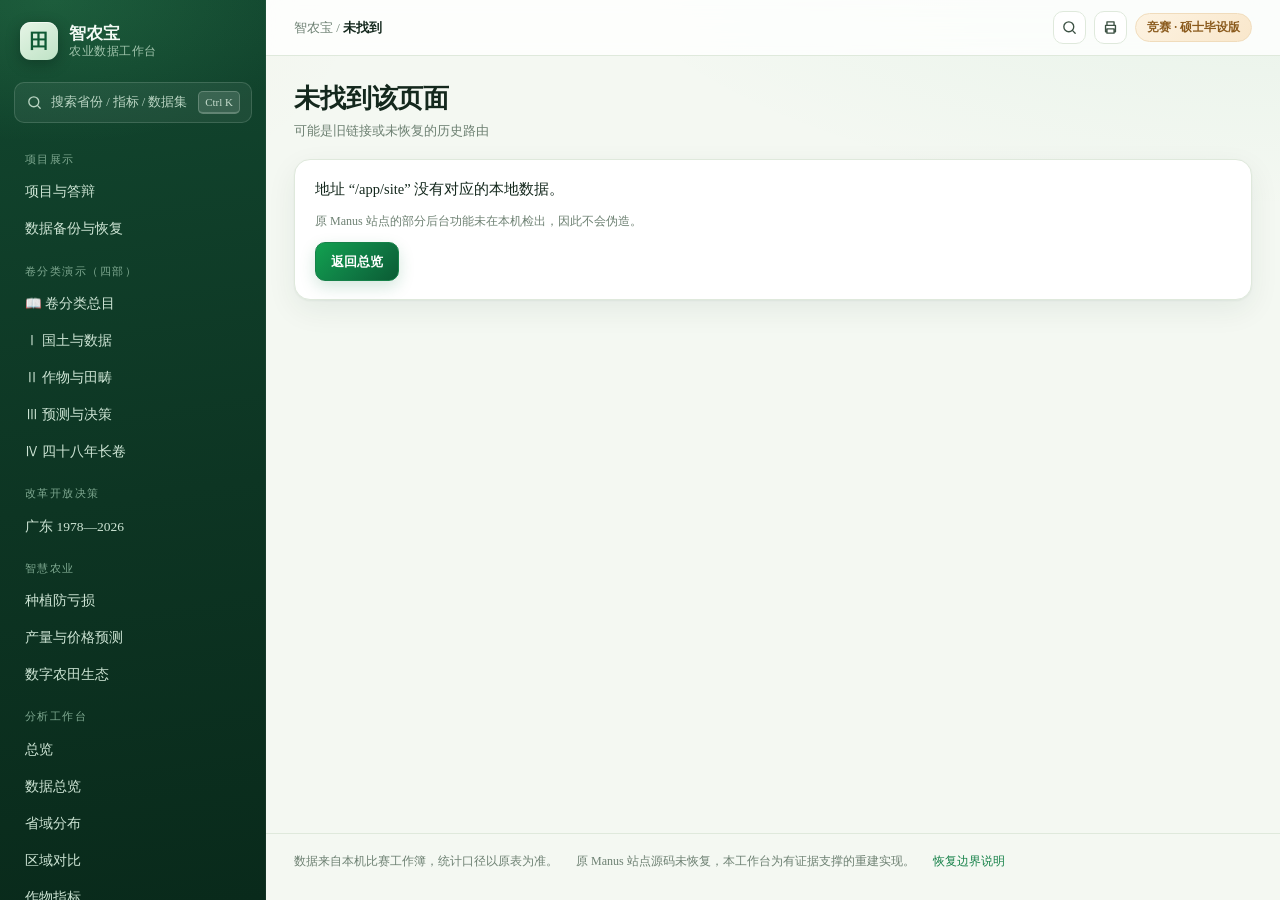
<file: app/site/index.html>
<!doctype html>
<html lang="zh-CN">
<head>
  <meta charset="utf-8">
  <meta name="viewport" content="width=device-width, initial-scale=1">
  <meta name="theme-color" content="#14342a">
  <meta name="description" content="智农宝 · 农业大数据分析工作台（本机比赛资料重建版，离线可运行）">
  <title>智农宝 · 农业大数据分析工作台</title>
  <link rel="icon" href="assets/favicon.svg" type="image/svg+xml">
  <link rel="stylesheet" href="assets/css/style.css">
</head>
<body>
<svg class="sprite" aria-hidden="true" focusable="false" xmlns="http://www.w3.org/2000/svg">
  <symbol id="i-menu" viewBox="0 0 24 24"><path d="M3 6h18M3 12h18M3 18h18"/></symbol>
  <symbol id="i-search" viewBox="0 0 24 24"><circle cx="11" cy="11" r="7"/><path d="m20 20-3.6-3.6"/></symbol>
  <symbol id="i-arrow" viewBox="0 0 24 24"><path d="M5 12h14M13 6l6 6-6 6"/></symbol>
  <symbol id="i-download" viewBox="0 0 24 24"><path d="M12 4v11m0 0 4-4m-4 4-4-4M5 20h14"/></symbol>
  <symbol id="i-print" viewBox="0 0 24 24"><path d="M7 8V4h10v4M7 18H5V9h14v9h-2M7 14h10v6H7z"/></symbol>
  <symbol id="i-copy" viewBox="0 0 24 24"><rect x="9" y="9" width="11" height="11" rx="2"/><path d="M15 5H6a2 2 0 0 0-2 2v9"/></symbol>
  <symbol id="i-close" viewBox="0 0 24 24"><path d="M6 6l12 12M18 6 6 18"/></symbol>
  <symbol id="i-check" viewBox="0 0 24 24"><path d="m4 12 5 5L20 6"/></symbol>
  <symbol id="i-external" viewBox="0 0 24 24"><path d="M14 5h5v5M19 5l-8 8M18 14v5H5V6h5"/></symbol>
  <symbol id="i-info" viewBox="0 0 24 24"><circle cx="12" cy="12" r="9"/><path d="M12 11v6M12 7.6v.1"/></symbol>
  <symbol id="i-chart" viewBox="0 0 24 24"><path d="M4 19V5M4 19h16M8 16V9M12 16v-5M16 16v-8"/></symbol>
  <symbol id="i-leaf" viewBox="0 0 24 24"><path d="M4 20c0-8 6-14 16-15 0 10-5 15-12 15H4z"/></symbol>
  <symbol id="i-up" viewBox="0 0 24 24"><path d="m6 14 6-6 6 6"/></symbol>
  <symbol id="i-chevron" viewBox="0 0 24 24"><path d="m9 6 6 6-6 6"/></symbol>
  <symbol id="i-cloud" viewBox="0 0 24 24"><path d="M6.5 18a4 4 0 0 1-.5-7.98 5.5 5.5 0 0 1 10.7 1.4A3.5 3.5 0 0 1 17.5 18z"/></symbol>
  <symbol id="i-upload" viewBox="0 0 24 24"><path d="M12 16V5m0 0 4 4m-4-4-4 4M5 20h14"/></symbol>
  <symbol id="i-clock" viewBox="0 0 24 24"><circle cx="12" cy="12" r="9"/><path d="M12 7v5l3 3"/></symbol>
  <symbol id="i-cpu" viewBox="0 0 24 24"><rect x="6" y="6" width="12" height="12" rx="2"/><path d="M9 2v4M15 2v4M9 18v4M15 18v4M2 9h4M2 15h4M18 9h4M18 15h4"/></symbol>
  <symbol id="i-shield" viewBox="0 0 24 24"><path d="M12 3 5 6v5c0 4.5 3 8 7 10 4-2 7-5.5 7-10V6z"/></symbol>
  <symbol id="i-layers" viewBox="0 0 24 24"><path d="m12 3 9 5-9 5-9-5z"/><path d="m3 12 9 5 9-5M3 16l9 5 9-5"/></symbol>
  <symbol id="i-rocket" viewBox="0 0 24 24"><path d="M5 14c-1 3-1 5-1 5s2 0 5-1M9 15l-2-2c1.5-4.5 5-8 10-10 0 5-2 9-7 11z"/><circle cx="14.5" cy="9.5" r="1.4"/></symbol>
  <symbol id="i-restore" viewBox="0 0 24 24"><path d="M3 12a9 9 0 1 0 3-6.7"/><path d="M3 4v5h5"/></symbol>
  <symbol id="i-grad" viewBox="0 0 24 24"><path d="M12 3 2 8l10 5 10-5z"/><path d="M6 10.5V16c0 1.5 2.7 3 6 3s6-1.5 6-3v-5.5M22 8v5"/></symbol>
</svg>

<div class="app">
  <aside class="sidebar" id="sidebar">
    <a class="brand" href="#/" aria-label="智农宝首页">
      <span class="brand-mark">田</span>
      <span class="brand-text"><strong>智农宝</strong><small>农业数据工作台</small></span>
    </a>
    <button class="search-trigger" id="open-search" type="button">
      <svg class="icon" aria-hidden="true"><use href="#i-search"/></svg>
      <span>搜索省份 / 指标 / 数据集</span>
      <kbd>Ctrl K</kbd>
    </button>
    <nav class="nav" id="nav" aria-label="主导航">
      <p class="nav-label">项目展示</p>
      <a href="#/presentation" data-route="/presentation"><span>项目与答辩</span></a>
      <a href="#/recovery" data-route="/recovery"><span>数据备份与恢复</span></a>
      <p class="nav-label">卷分类演示（四部）</p>
      <a href="#/parts" data-route="/parts"><span>📖 卷分类总目</span></a>
      <a href="#/part/part1" data-route="/part/part1"><span>Ⅰ 国土与数据</span></a>
      <a href="#/part/part2" data-route="/part/part2"><span>Ⅱ 作物与田畴</span></a>
      <a href="#/part/part3" data-route="/part/part3"><span>Ⅲ 预测与决策</span></a>
      <a href="#/part/part4" data-route="/part/part4"><span>Ⅳ 四十八年长卷</span></a>
      <p class="nav-label">改革开放决策</p>
      <a href="#/reform" data-route="/reform"><span>广东 1978—2026</span></a>
      <p class="nav-label">智慧农业</p>
      <a href="#/smart-plan" data-route="/smart-plan"><span>种植防亏损</span></a>
      <a href="#/predict" data-route="/predict"><span>产量与价格预测</span></a>
      <a href="#/digital-farm" data-route="/digital-farm"><span>数字农田生态</span></a>
      <p class="nav-label">分析工作台</p>
      <a href="#/" data-route="/"><span>总览</span></a>
      <a href="#/data" data-route="/data"><span>数据总览</span></a>
      <a href="#/map" data-route="/map"><span>省域分布</span></a>
      <a href="#/compare" data-route="/compare"><span>区域对比</span></a>
      <a href="#/crop-data" data-route="/crop-data"><span>作物指标</span></a>
      <a href="#/macro" data-route="/macro"><span>宏观与劳动力</span></a>
      <a href="#/forecast" data-route="/forecast"><span>趋势预测</span></a>
      <a href="#/model" data-route="/model"><span>模型与图表</span></a>
      <p class="nav-label">业务工具</p>
      <a href="#/farming-cost" data-route="/farming-cost"><span>种植成本测算</span></a>
      <a href="#/data-upload" data-route="/data-upload"><span>CSV 数据导入</span></a>
      <a href="#/gov-dashboard" data-route="/gov-dashboard"><span>区域工作台</span></a>
      <p class="nav-label">资料与说明</p>
      <a href="#/datasets" data-route="/datasets"><span>数据集目录</span></a>
      <a href="#/features" data-route="/features"><span>功能与恢复进度</span></a>
      <a href="#/about" data-route="/about"><span>恢复说明</span></a>
    </nav>
    <div class="sidebar-foot">
      <span class="dot"></span>
      <span>离线运行 · 数据不出本机</span>
    </div>
  </aside>

  <div class="main">
    <header class="topbar">
      <button class="icon-button" id="menu-button" type="button" aria-label="展开导航">
        <svg class="icon" aria-hidden="true"><use href="#i-menu"/></svg>
      </button>
      <div class="crumb">智农宝 <span>/</span> <span id="crumb">总览</span></div>
      <div class="topbar-actions">
        <button class="icon-button" id="open-search-2" type="button" aria-label="全局搜索" title="全局搜索 (Ctrl+K)">
          <svg class="icon" aria-hidden="true"><use href="#i-search"/></svg>
        </button>
        <button class="icon-button" id="print-button" type="button" aria-label="打印当前页" title="打印 / 另存 PDF">
          <svg class="icon" aria-hidden="true"><use href="#i-print"/></svg>
        </button>
        <span class="badge">竞赛 · 硕士毕设版</span>
      </div>
    </header>

    <main id="view" tabindex="-1">
      <div class="skeleton-wrap" aria-live="polite">
        <div class="skeleton skeleton-title"></div>
        <div class="skeleton-row"><div class="skeleton"></div><div class="skeleton"></div><div class="skeleton"></div><div class="skeleton"></div></div>
        <div class="skeleton skeleton-block"></div>
        <p class="loading-text">正在载入本机农业数据…</p>
      </div>
    </main>

    <footer class="site-foot">
      <span>数据来自本机比赛工作簿，统计口径以原表为准。</span>
      <span>原 Manus 站点源码未恢复，本工作台为有证据支撑的重建实现。</span>
      <a href="#/about">恢复边界说明</a>
    </footer>
  </div>
</div>

<div class="palette" id="palette" hidden>
  <div class="palette-panel" role="dialog" aria-modal="true" aria-label="全局搜索">
    <div class="palette-input">
      <svg class="icon" aria-hidden="true"><use href="#i-search"/></svg>
      <input id="palette-input" autocomplete="off" spellcheck="false" placeholder="搜索省份、指标、工作表、页面…">
      <kbd>Esc</kbd>
    </div>
    <div class="palette-results" id="palette-results"></div>
    <div class="palette-foot"><span>↑↓ 选择</span><span>Enter 打开</span><span>Esc 关闭</span></div>
  </div>
</div>

<div class="lightbox" id="lightbox" hidden>
  <button class="lightbox-close" id="lightbox-close" type="button" aria-label="关闭">
    <svg class="icon" aria-hidden="true"><use href="#i-close"/></svg>
  </button>
  <figure class="lightbox-figure">
    <img id="lightbox-img" alt="">
    <figcaption>
      <span id="lightbox-title"></span>
      <a class="lightbox-download" id="lightbox-download" download>
        <svg class="icon" aria-hidden="true"><use href="#i-download"/></svg> 下载原图
      </a>
    </figcaption>
  </figure>
</div>

<div class="toasts" id="toasts" aria-live="polite"></div>
<button class="to-top" id="to-top" type="button" hidden aria-label="回到顶部">
  <svg class="icon" aria-hidden="true"><use href="#i-up"/></svg>
</button>

<script src="assets/vendor/papaparse.min.js" defer></script>
<script src="data/core-data.js" defer></script>
<script src="assets/vendor/echarts.min.js" defer></script>
<script src="assets/js/charts.js" defer></script>
<script src="assets/js/book_parts.js" defer></script>
<script src="assets/js/app.js" defer></script>
</body>
</html>
</file>
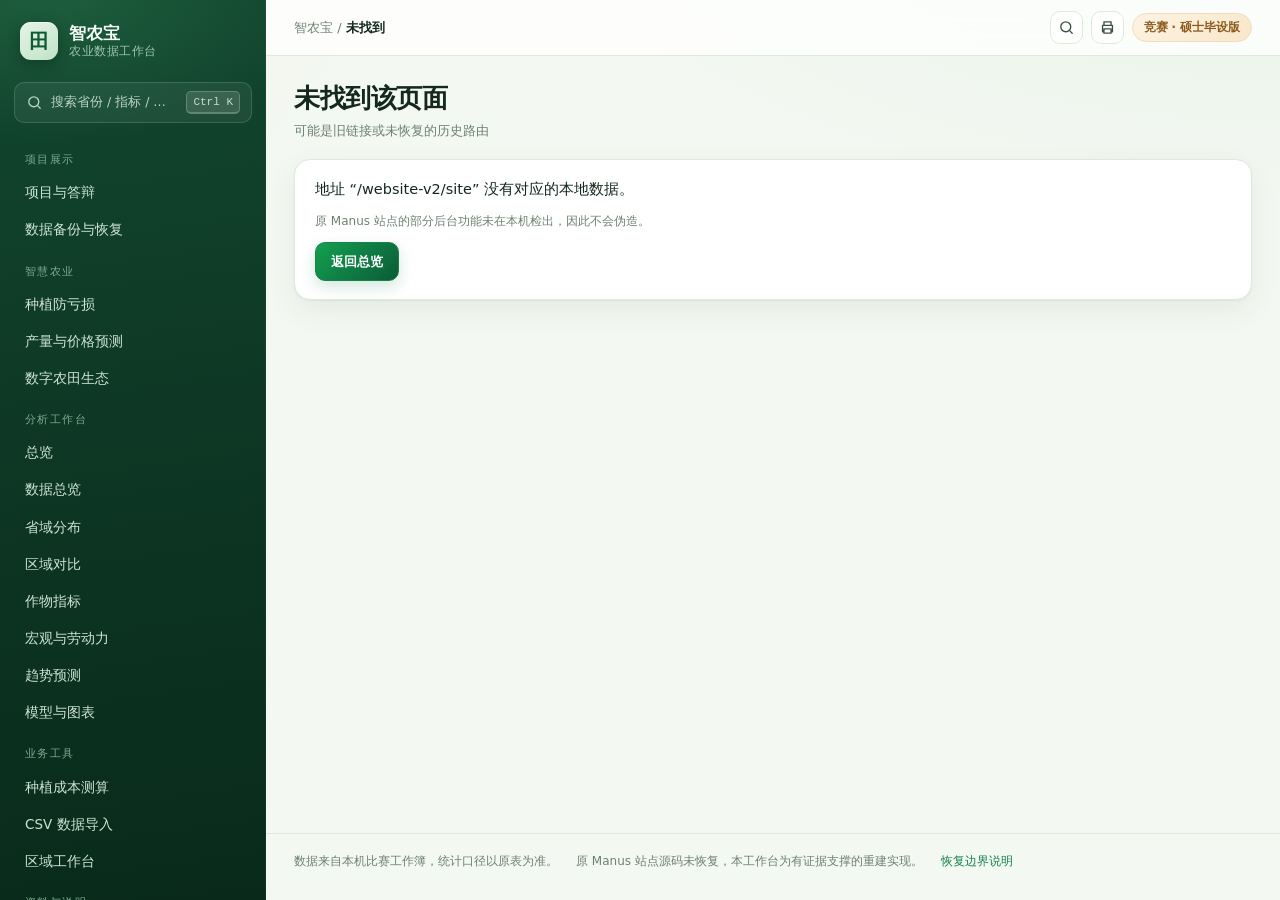
<file: website-v2/site/index.html>
<!doctype html>
<html lang="zh-CN">
<head>
  <meta charset="utf-8">
  <meta name="viewport" content="width=device-width, initial-scale=1">
  <meta name="theme-color" content="#14342a">
  <meta name="description" content="智农宝 · 农业大数据分析工作台（本机比赛资料重建版，离线可运行）">
  <title>智农宝 · 农业大数据分析工作台</title>
  <link rel="icon" href="assets/favicon.svg" type="image/svg+xml">
  <link rel="stylesheet" href="assets/css/style.css">
</head>
<body>
<svg class="sprite" aria-hidden="true" focusable="false" xmlns="http://www.w3.org/2000/svg">
  <symbol id="i-menu" viewBox="0 0 24 24"><path d="M3 6h18M3 12h18M3 18h18"/></symbol>
  <symbol id="i-search" viewBox="0 0 24 24"><circle cx="11" cy="11" r="7"/><path d="m20 20-3.6-3.6"/></symbol>
  <symbol id="i-arrow" viewBox="0 0 24 24"><path d="M5 12h14M13 6l6 6-6 6"/></symbol>
  <symbol id="i-download" viewBox="0 0 24 24"><path d="M12 4v11m0 0 4-4m-4 4-4-4M5 20h14"/></symbol>
  <symbol id="i-print" viewBox="0 0 24 24"><path d="M7 8V4h10v4M7 18H5V9h14v9h-2M7 14h10v6H7z"/></symbol>
  <symbol id="i-copy" viewBox="0 0 24 24"><rect x="9" y="9" width="11" height="11" rx="2"/><path d="M15 5H6a2 2 0 0 0-2 2v9"/></symbol>
  <symbol id="i-close" viewBox="0 0 24 24"><path d="M6 6l12 12M18 6 6 18"/></symbol>
  <symbol id="i-check" viewBox="0 0 24 24"><path d="m4 12 5 5L20 6"/></symbol>
  <symbol id="i-external" viewBox="0 0 24 24"><path d="M14 5h5v5M19 5l-8 8M18 14v5H5V6h5"/></symbol>
  <symbol id="i-info" viewBox="0 0 24 24"><circle cx="12" cy="12" r="9"/><path d="M12 11v6M12 7.6v.1"/></symbol>
  <symbol id="i-chart" viewBox="0 0 24 24"><path d="M4 19V5M4 19h16M8 16V9M12 16v-5M16 16v-8"/></symbol>
  <symbol id="i-leaf" viewBox="0 0 24 24"><path d="M4 20c0-8 6-14 16-15 0 10-5 15-12 15H4z"/></symbol>
  <symbol id="i-up" viewBox="0 0 24 24"><path d="m6 14 6-6 6 6"/></symbol>
  <symbol id="i-chevron" viewBox="0 0 24 24"><path d="m9 6 6 6-6 6"/></symbol>
  <symbol id="i-cloud" viewBox="0 0 24 24"><path d="M6.5 18a4 4 0 0 1-.5-7.98 5.5 5.5 0 0 1 10.7 1.4A3.5 3.5 0 0 1 17.5 18z"/></symbol>
  <symbol id="i-upload" viewBox="0 0 24 24"><path d="M12 16V5m0 0 4 4m-4-4-4 4M5 20h14"/></symbol>
  <symbol id="i-clock" viewBox="0 0 24 24"><circle cx="12" cy="12" r="9"/><path d="M12 7v5l3 3"/></symbol>
  <symbol id="i-cpu" viewBox="0 0 24 24"><rect x="6" y="6" width="12" height="12" rx="2"/><path d="M9 2v4M15 2v4M9 18v4M15 18v4M2 9h4M2 15h4M18 9h4M18 15h4"/></symbol>
  <symbol id="i-shield" viewBox="0 0 24 24"><path d="M12 3 5 6v5c0 4.5 3 8 7 10 4-2 7-5.5 7-10V6z"/></symbol>
  <symbol id="i-layers" viewBox="0 0 24 24"><path d="m12 3 9 5-9 5-9-5z"/><path d="m3 12 9 5 9-5M3 16l9 5 9-5"/></symbol>
  <symbol id="i-rocket" viewBox="0 0 24 24"><path d="M5 14c-1 3-1 5-1 5s2 0 5-1M9 15l-2-2c1.5-4.5 5-8 10-10 0 5-2 9-7 11z"/><circle cx="14.5" cy="9.5" r="1.4"/></symbol>
  <symbol id="i-restore" viewBox="0 0 24 24"><path d="M3 12a9 9 0 1 0 3-6.7"/><path d="M3 4v5h5"/></symbol>
  <symbol id="i-grad" viewBox="0 0 24 24"><path d="M12 3 2 8l10 5 10-5z"/><path d="M6 10.5V16c0 1.5 2.7 3 6 3s6-1.5 6-3v-5.5M22 8v5"/></symbol>
</svg>

<div class="app">
  <aside class="sidebar" id="sidebar">
    <a class="brand" href="#/" aria-label="智农宝首页">
      <span class="brand-mark">田</span>
      <span class="brand-text"><strong>智农宝</strong><small>农业数据工作台</small></span>
    </a>
    <button class="search-trigger" id="open-search" type="button">
      <svg class="icon" aria-hidden="true"><use href="#i-search"/></svg>
      <span>搜索省份 / 指标 / 数据集</span>
      <kbd>Ctrl K</kbd>
    </button>
    <nav class="nav" id="nav" aria-label="主导航">
      <p class="nav-label">项目展示</p>
      <a href="#/presentation" data-route="/presentation"><span>项目与答辩</span></a>
      <a href="#/recovery" data-route="/recovery"><span>数据备份与恢复</span></a>
      <p class="nav-label">智慧农业</p>
      <a href="#/smart-plan" data-route="/smart-plan"><span>种植防亏损</span></a>
      <a href="#/predict" data-route="/predict"><span>产量与价格预测</span></a>
      <a href="#/digital-farm" data-route="/digital-farm"><span>数字农田生态</span></a>
      <p class="nav-label">分析工作台</p>
      <a href="#/" data-route="/"><span>总览</span></a>
      <a href="#/data" data-route="/data"><span>数据总览</span></a>
      <a href="#/map" data-route="/map"><span>省域分布</span></a>
      <a href="#/compare" data-route="/compare"><span>区域对比</span></a>
      <a href="#/crop-data" data-route="/crop-data"><span>作物指标</span></a>
      <a href="#/macro" data-route="/macro"><span>宏观与劳动力</span></a>
      <a href="#/forecast" data-route="/forecast"><span>趋势预测</span></a>
      <a href="#/model" data-route="/model"><span>模型与图表</span></a>
      <p class="nav-label">业务工具</p>
      <a href="#/farming-cost" data-route="/farming-cost"><span>种植成本测算</span></a>
      <a href="#/data-upload" data-route="/data-upload"><span>CSV 数据导入</span></a>
      <a href="#/gov-dashboard" data-route="/gov-dashboard"><span>区域工作台</span></a>
      <p class="nav-label">资料与说明</p>
      <a href="#/datasets" data-route="/datasets"><span>数据集目录</span></a>
      <a href="#/features" data-route="/features"><span>功能与恢复进度</span></a>
      <a href="#/about" data-route="/about"><span>恢复说明</span></a>
    </nav>
    <div class="sidebar-foot">
      <span class="dot"></span>
      <span>离线运行 · 数据不出本机</span>
    </div>
  </aside>

  <div class="main">
    <header class="topbar">
      <button class="icon-button" id="menu-button" type="button" aria-label="展开导航">
        <svg class="icon" aria-hidden="true"><use href="#i-menu"/></svg>
      </button>
      <div class="crumb">智农宝 <span>/</span> <span id="crumb">总览</span></div>
      <div class="topbar-actions">
        <button class="icon-button" id="open-search-2" type="button" aria-label="全局搜索" title="全局搜索 (Ctrl+K)">
          <svg class="icon" aria-hidden="true"><use href="#i-search"/></svg>
        </button>
        <button class="icon-button" id="print-button" type="button" aria-label="打印当前页" title="打印 / 另存 PDF">
          <svg class="icon" aria-hidden="true"><use href="#i-print"/></svg>
        </button>
        <span class="badge">竞赛 · 硕士毕设版</span>
      </div>
    </header>

    <main id="view" tabindex="-1">
      <div class="skeleton-wrap" aria-live="polite">
        <div class="skeleton skeleton-title"></div>
        <div class="skeleton-row"><div class="skeleton"></div><div class="skeleton"></div><div class="skeleton"></div><div class="skeleton"></div></div>
        <div class="skeleton skeleton-block"></div>
        <p class="loading-text">正在载入本机农业数据…</p>
      </div>
    </main>

    <footer class="site-foot">
      <span>数据来自本机比赛工作簿，统计口径以原表为准。</span>
      <span>原 Manus 站点源码未恢复，本工作台为有证据支撑的重建实现。</span>
      <a href="#/about">恢复边界说明</a>
    </footer>
  </div>
</div>

<div class="palette" id="palette" hidden>
  <div class="palette-panel" role="dialog" aria-modal="true" aria-label="全局搜索">
    <div class="palette-input">
      <svg class="icon" aria-hidden="true"><use href="#i-search"/></svg>
      <input id="palette-input" autocomplete="off" spellcheck="false" placeholder="搜索省份、指标、工作表、页面…">
      <kbd>Esc</kbd>
    </div>
    <div class="palette-results" id="palette-results"></div>
    <div class="palette-foot"><span>↑↓ 选择</span><span>Enter 打开</span><span>Esc 关闭</span></div>
  </div>
</div>

<div class="lightbox" id="lightbox" hidden>
  <button class="lightbox-close" id="lightbox-close" type="button" aria-label="关闭">
    <svg class="icon" aria-hidden="true"><use href="#i-close"/></svg>
  </button>
  <figure class="lightbox-figure">
    <img id="lightbox-img" alt="">
    <figcaption>
      <span id="lightbox-title"></span>
      <a class="lightbox-download" id="lightbox-download" download>
        <svg class="icon" aria-hidden="true"><use href="#i-download"/></svg> 下载原图
      </a>
    </figcaption>
  </figure>
</div>

<div class="toasts" id="toasts" aria-live="polite"></div>
<button class="to-top" id="to-top" type="button" hidden aria-label="回到顶部">
  <svg class="icon" aria-hidden="true"><use href="#i-up"/></svg>
</button>

<script src="assets/vendor/papaparse.min.js" defer></script>
<script src="data/core-data.js" defer></script>
<script src="assets/js/charts.js" defer></script>
<script src="assets/js/app.js" defer></script>
</body>
</html>
</file>
<file: app/site/assets/css/style.css>
/* 智农宝 · 农业数据工作台
   设计令牌集中在 :root，浅色主题；竞赛/答辩/毕设展示级视觉。 */

:root {
  --bg: #f4f8f2;
  --bg-soft: #eaf2e6;
  --surface: #ffffff;
  --surface-2: #f7fbf6;
  --line: #dfe9dc;
  --line-strong: #c7d6c0;
  --ink: #14281d;
  --ink-soft: #3c5143;
  --muted: #6d8072;
  --brand: #1f9d55;
  --brand-strong: #17824a;
  --brand-deep: #0f5a34;
  --brand-dark: #0c3a26;
  --accent: #d9903f;
  --accent-soft: #fbf1e2;
  --danger: #b6463b;
  --danger-soft: #fdeeeb;
  --blue: #3d7ab5;
  --radius: 16px;
  --radius-sm: 10px;
  --radius-lg: 22px;
  --shadow-sm: 0 1px 2px rgba(15, 60, 45, .05);
  --shadow: 0 1px 2px rgba(15, 60, 45, .05), 0 10px 30px rgba(15, 60, 45, .07);
  --shadow-lg: 0 24px 70px rgba(9, 46, 30, .24);
  --grad-brand: linear-gradient(135deg, #12a150 0%, #0f7a44 55%, #0b5b34 100%);
  --grad-side: linear-gradient(172deg, #12472f 0%, #0d3523 55%, #092a1b 100%);
  --ease: cubic-bezier(.22, .8, .32, 1);
  --font: "Times New Roman", "KaiTi", "STKaiti", "楷体", "Microsoft YaHei", serif;
  --mono: "Times New Roman", "Consolas", "Courier New", serif;
}

* { box-sizing: border-box; }

html { -webkit-text-size-adjust: 100%; scroll-behavior: smooth; }

body {
  margin: 0;
  font-family: var(--font);
  font-size: 14.5px;
  line-height: 1.64;
  color: var(--ink);
  background:
    radial-gradient(1200px 500px at 100% -10%, rgba(31, 157, 85, .07), transparent 60%),
    radial-gradient(900px 460px at -10% 0%, rgba(217, 144, 63, .06), transparent 55%),
    var(--bg);
  -webkit-font-smoothing: antialiased;
  text-rendering: optimizeLegibility;
}

/* 书卷风标题：楷体；正文：楷体 + Times New Roman（数字/西文） */
h1, h2, h3, h4 { margin: 0; line-height: 1.3; font-weight: 680; letter-spacing: -.005em; font-family: "STKaiti","KaiTi","楷体","Times New Roman",serif; }
.tnr { font-family: "Times New Roman", serif; font-weight: 700; }
h1 { font-size: 26px; }
h2 { font-size: 16.5px; }
h3 { font-size: 14.5px; }
p { margin: 0 0 10px; }
a { color: var(--brand-strong); text-decoration: none; }
a:hover { text-decoration: none; }
code, kbd, pre { font-family: var(--mono); font-size: 12.5px; }
kbd {
  border: 1px solid var(--line-strong);
  border-bottom-width: 2px;
  border-radius: 5px;
  padding: 1px 6px;
  background: #fff;
  color: var(--muted);
  font-size: 11px;
  white-space: nowrap;
}
.sprite { position: absolute; width: 0; height: 0; overflow: hidden; }
.icon {
  width: 17px; height: 17px; flex: none;
  fill: none; stroke: currentColor; stroke-width: 1.9;
  stroke-linecap: round; stroke-linejoin: round;
}
.grad-text {
  background: var(--grad-brand);
  -webkit-background-clip: text; background-clip: text;
  -webkit-text-fill-color: transparent; color: transparent;
}
/* 深色 hero 内的高亮文字用浅色渐变，避免与绿色底融为一体 */
.hero .grad-text {
  background: linear-gradient(135deg, #ffffff, #c8f2d9);
  -webkit-background-clip: text; background-clip: text;
  -webkit-text-fill-color: transparent; color: transparent;
}

/* ---------- 骨架 ---------- */
.app { display: flex; min-height: 100vh; }

.sidebar {
  position: sticky; top: 0;
  display: flex; flex-direction: column; gap: 14px;
  width: 266px; flex: none;
  height: 100vh;
  padding: 20px 14px 14px;
  background: var(--grad-side);
  color: #dbeadf;
  overflow-y: auto;
  z-index: 40;
  box-shadow: inset -1px 0 0 rgba(255, 255, 255, .04);
}
.sidebar::before {
  content: ""; position: absolute; inset: 0; pointer-events: none;
  background: radial-gradient(420px 220px at 20% 0%, rgba(79, 194, 120, .18), transparent 65%);
}
.brand { position: relative; display: flex; align-items: center; gap: 11px; padding: 2px 6px 8px; color: #f2faf4; }
.brand:hover { text-decoration: none; }
.brand-mark {
  display: grid; place-items: center;
  width: 38px; height: 38px; flex: none;
  border-radius: 11px;
  background: linear-gradient(145deg, #e6f5e6, #bfe3c6);
  color: #0f5a34;
  font-size: 20px; font-weight: 700;
  box-shadow: 0 4px 14px rgba(6, 26, 17, .35), inset 0 1px 0 rgba(255,255,255,.6);
}
.brand-text { position: relative; display: flex; flex-direction: column; line-height: 1.24; }
.brand-text strong { font-size: 16.5px; letter-spacing: .01em; }
.brand-text small { font-size: 11.5px; color: #9fc3ab; letter-spacing: .05em; }

.search-trigger {
  position: relative;
  display: flex; align-items: center; gap: 8px;
  width: 100%;
  padding: 8px 11px;
  border: 1px solid rgba(219, 234, 223, .16);
  border-radius: var(--radius-sm);
  background: rgba(255, 255, 255, .06);
  color: #b9d4c2;
  font: inherit; font-size: 12.5px;
  cursor: pointer;
  text-align: left;
  transition: background .18s var(--ease), border-color .18s var(--ease);
}
.search-trigger span { flex: 1; overflow: hidden; text-overflow: ellipsis; white-space: nowrap; }
.search-trigger:hover { background: rgba(255, 255, 255, .12); color: #eaf5ec; border-color: rgba(219, 234, 223, .3); }
.search-trigger kbd { background: rgba(255, 255, 255, .12); border-color: rgba(219, 234, 223, .25); color: #c6dccd; }

.nav { position: relative; display: flex; flex-direction: column; gap: 1px; }
.nav-label {
  margin: 14px 0 5px; padding-left: 11px;
  font-size: 10.5px; letter-spacing: .14em; text-transform: uppercase;
  color: #7ea890;
}
.nav a {
  display: flex; align-items: center; gap: 9px;
  padding: 7px 11px;
  border-radius: 9px;
  color: #cde4d4;
  font-size: 13.5px;
  transition: background .16s var(--ease), color .16s var(--ease), transform .16s var(--ease);
}
.nav a:hover { background: rgba(255, 255, 255, .09); color: #fff; transform: translateX(2px); }
.nav a.active { background: linear-gradient(90deg, #e7f5e7, #d5ecd8); color: #0f5a34; font-weight: 640; }
.nav a.active::before { content: ""; width: 3px; height: 15px; border-radius: 2px; background: #1f9d55; margin-left: -5px; }
.sidebar-foot {
  position: relative; display: flex; align-items: center; gap: 8px;
  margin-top: auto; padding: 12px 10px 4px;
  border-top: 1px solid rgba(219, 234, 223, .14);
  font-size: 11.5px; color: #8fb29d;
}
.dot { width: 7px; height: 7px; border-radius: 50%; background: #6fd08b; box-shadow: 0 0 0 4px rgba(111, 208, 139, .16); }

.main { flex: 1; min-width: 0; display: flex; flex-direction: column; }

.topbar {
  position: sticky; top: 0; z-index: 30;
  display: flex; align-items: center; gap: 12px;
  padding: 11px 28px;
  background: rgba(255, 255, 255, .8);
  backdrop-filter: blur(14px) saturate(1.4);
  border-bottom: 1px solid var(--line);
}
.crumb { font-size: 13px; color: var(--muted); }
.crumb span:last-child { color: var(--ink); font-weight: 640; }
.topbar-actions { margin-left: auto; display: flex; align-items: center; gap: 8px; }
.icon-button {
  display: grid; place-items: center;
  width: 33px; height: 33px;
  border: 1px solid var(--line);
  border-radius: 10px;
  background: #fff;
  color: var(--ink-soft);
  cursor: pointer;
  transition: all .16s var(--ease);
}
.icon-button:hover { border-color: var(--line-strong); color: var(--brand-strong); background: var(--surface-2); box-shadow: var(--shadow-sm); }
#menu-button { display: none; }
.badge {
  padding: 4px 11px;
  border-radius: 999px;
  background: linear-gradient(135deg, #fdf3e2, #f9e7cb);
  border: 1px solid #f0dcbc;
  color: #8a5a1c;
  font-size: 11.5px;
  font-weight: 600;
  white-space: nowrap;
}

#view { flex: 1; width: 100%; max-width: 1220px; margin: 0 auto; padding: 26px 28px 44px; }
#view:focus { outline: none; }

.site-foot {
  display: flex; flex-wrap: wrap; gap: 4px 18px;
  padding: 18px 28px 28px;
  border-top: 1px solid var(--line);
  color: var(--muted); font-size: 12px;
}

/* ---------- 页头 ---------- */
.page-head {
  display: flex; align-items: flex-start; gap: 16px;
  margin-bottom: 18px;
}
.page-head > div:first-child { min-width: 0; }
.page-head p { margin: 4px 0 0; color: var(--muted); font-size: 13px; }
.page-actions { margin-left: auto; display: flex; flex-wrap: wrap; gap: 8px; justify-content: flex-end; }

/* ---------- Hero（首页 / 项目页横幅） ---------- */
.hero {
  position: relative;
  overflow: hidden;
  margin: -2px 0 20px;
  padding: 30px 32px;
  border-radius: var(--radius-lg);
  background: var(--grad-brand);
  color: #eaf7ee;
  box-shadow: 0 20px 50px rgba(9, 70, 41, .28);
}
.hero::before {
  content: ""; position: absolute; inset: 0; pointer-events: none;
  background:
    radial-gradient(560px 300px at 88% 8%, rgba(255, 255, 255, .16), transparent 60%),
    radial-gradient(420px 260px at -6% 110%, rgba(12, 44, 29, .45), transparent 65%);
}
.hero .hero-kicker { display: inline-flex; align-items: center; gap: 7px; padding: 4px 12px; border-radius: 999px; background: rgba(255,255,255,.14); border: 1px solid rgba(255,255,255,.22); font-size: 12px; letter-spacing: .03em; }
.hero h1 { position: relative; margin: 14px 0 8px; font-size: 34px; color: #fff; letter-spacing: -.02em; }
.hero .hero-sub { position: relative; max-width: 640px; margin: 0; font-size: 15px; color: rgba(234, 247, 238, .92); }
.hero-stats { position: relative; display: flex; flex-wrap: wrap; gap: 12px 30px; margin-top: 22px; }
.hero-stat { display: flex; flex-direction: column; }
.hero-stat b { font-size: 26px; font-weight: 700; color: #fff; line-height: 1.1; }
.hero-stat span { font-size: 12px; color: rgba(234, 247, 238, .82); }
.hero-actions { position: relative; display: flex; flex-wrap: wrap; gap: 10px; margin-top: 20px; }
.hero .button { border: 0; box-shadow: 0 8px 20px rgba(5, 40, 25, .25); }
.hero .button.light { background: #fff; color: #0f5a34; }

/* ---------- 按钮 ---------- */
.button {
  display: inline-flex; align-items: center; gap: 7px;
  padding: 8px 15px;
  border: 1px solid var(--brand-strong);
  border-radius: 10px;
  background: var(--grad-brand);
  color: #fff;
  font: inherit; font-size: 13px; font-weight: 600;
  cursor: pointer;
  white-space: nowrap;
  box-shadow: 0 6px 16px rgba(15, 122, 68, .18);
  transition: transform .15s var(--ease), box-shadow .15s var(--ease), filter .15s var(--ease);
}
.button:hover { filter: brightness(1.05); transform: translateY(-1px); box-shadow: 0 10px 22px rgba(15, 122, 68, .26); }
.button:active { transform: translateY(0); }
.button.secondary { background: #fff; border-color: var(--line-strong); color: var(--ink-soft); box-shadow: none; }
.button.secondary:hover { background: var(--surface-2); border-color: var(--brand); color: var(--brand-strong); box-shadow: var(--shadow-sm); }
.button.ghost { background: transparent; border-color: transparent; color: var(--brand-strong); box-shadow: none; }
.button.ghost:hover { background: var(--bg-soft); }
.button[disabled] { opacity: .42; cursor: not-allowed; transform: none; box-shadow: none; }
.button.active { background: var(--brand); border-color: var(--brand-strong); color: #fff; }

/* ---------- 卡片与面板 ---------- */
.kpi-grid { display: grid; grid-template-columns: repeat(auto-fit, minmax(180px, 1fr)); gap: 13px; margin-bottom: 18px; }
.kpi {
  position: relative;
  padding: 15px 17px;
  background: var(--surface);
  border: 1px solid var(--line);
  border-radius: var(--radius);
  box-shadow: var(--shadow);
  transition: transform .18s var(--ease), box-shadow .18s var(--ease);
}
.kpi:hover { transform: translateY(-2px); box-shadow: var(--shadow-lg); }
.kpi-label { font-size: 12px; color: var(--muted); display: flex; align-items: center; gap: 6px; }
.kpi-value { margin-top: 5px; font-size: 25px; font-weight: 680; letter-spacing: -.02em; font-variant-numeric: tabular-nums; }
.kpi-value .unit { font-size: 12.5px; font-weight: 500; color: var(--muted); margin-left: 3px; }
.kpi-note { margin-top: 3px; font-size: 11.5px; color: var(--muted); }
.kpi.accent { background: linear-gradient(150deg, #eef9f0, #fff); border-color: #cde7d3; }
.kpi.accent .kpi-value { color: var(--brand-deep); }

.panel {
  padding: 18px 20px;
  background: var(--surface);
  border: 1px solid var(--line);
  border-radius: var(--radius);
  box-shadow: var(--shadow);
}
.panel + .panel { margin-top: 13px; }
.panel-head { display: flex; align-items: baseline; gap: 10px; margin-bottom: 13px; }
.panel-head h2 { font-size: 15.5px; }
.panel-head .subtle { margin-left: auto; }

.two-cols { display: grid; grid-template-columns: minmax(0, 1.35fr) minmax(0, 1fr); gap: 13px; }
.two-cols > .panel + .panel { margin-top: 0; }
.grid-3 { display: grid; grid-template-columns: repeat(auto-fit, minmax(240px, 1fr)); gap: 13px; }

.section-bar {
  display: flex; align-items: center; gap: 10px;
  margin: 26px 0 13px;
}
.section-bar:first-child { margin-top: 0; }
.section-bar h2 { position: relative; padding-left: 13px; }
.section-bar h2::before { content: ""; position: absolute; left: 0; top: 50%; transform: translateY(-50%); width: 4px; height: 16px; border-radius: 2px; background: var(--grad-brand); }
.section-bar .subtle { margin-left: auto; }
.subtle { font-size: 12px; color: var(--muted); font-weight: 400; }

.note {
  display: block;
  margin: 0 0 15px;
  padding: 11px 14px;
  border-left: 3px solid var(--brand);
  border-radius: 0 var(--radius-sm) var(--radius-sm) 0;
  background: var(--surface-2);
  color: var(--ink-soft);
  font-size: 12.5px;
}
.note.warning { border-left-color: var(--accent); background: var(--accent-soft); color: #6d4a17; }
.note.danger { border-left-color: var(--danger); background: var(--danger-soft); color: #7d2f27; }
.note strong { font-weight: 680; }

.lead { margin: 0; font-size: 14px; line-height: 1.75; color: var(--ink-soft); }

.empty { padding: 28px 16px; text-align: center; color: var(--muted); font-size: 13px; }

/* ---------- 表单控件 ---------- */
.filters { display: flex; flex-wrap: wrap; align-items: center; gap: 8px; margin-bottom: 13px; }
.filters .grow { flex: 1 1 200px; }
.control {
  padding: 7px 11px;
  min-height: 35px;
  border: 1px solid var(--line-strong);
  border-radius: 10px;
  background: #fff;
  color: var(--ink);
  font: inherit; font-size: 13px;
  transition: border-color .15s var(--ease), box-shadow .15s var(--ease);
}
.control:focus { border-color: var(--brand); box-shadow: 0 0 0 3px rgba(31, 157, 85, .14); outline: none; }
.control:focus-visible, .button:focus-visible, .icon-button:focus-visible, .chip:focus-visible { outline: 2px solid #6fc090; outline-offset: 1px; }
select.control { appearance: none; padding-right: 30px;
  background-image: linear-gradient(45deg, transparent 50%, var(--muted) 50%), linear-gradient(135deg, var(--muted) 50%, transparent 50%);
  background-position: calc(100% - 16px) 15px, calc(100% - 11px) 15px;
  background-size: 5px 5px, 5px 5px;
  background-repeat: no-repeat;
}
.field { display: flex; flex-direction: column; gap: 4px; font-size: 12px; color: var(--muted); }
.field input, .field select { width: 100%; }
.chips { display: flex; flex-wrap: wrap; gap: 7px; }
.chip {
  display: inline-flex; align-items: center; gap: 5px;
  padding: 6px 11px;
  border: 1px solid var(--line-strong);
  border-radius: 999px;
  background: #fff;
  color: var(--ink-soft);
  font: inherit; font-size: 12.5px;
  cursor: pointer;
  transition: all .15s var(--ease);
}
.chip:hover { border-color: var(--brand); color: var(--brand-strong); }
.chip[aria-pressed="true"] { background: #e6f4e8; border-color: var(--brand); color: #0f5a34; font-weight: 640; }

/* ---------- 表格 ---------- */
.table-wrap { overflow: auto; border: 1px solid var(--line); border-radius: var(--radius); background: #fff; max-height: 70vh; box-shadow: var(--shadow-sm); }
.data-table { width: 100%; border-collapse: separate; border-spacing: 0; font-size: 12.8px; }
.data-table th, .data-table td { padding: 9px 12px; text-align: left; vertical-align: top; border-bottom: 1px solid #eef3ec; }
.data-table thead th {
  position: sticky; top: 0; z-index: 2;
  background: #f4f9f2;
  border-bottom: 1px solid var(--line);
  font-weight: 640; color: var(--ink-soft);
  white-space: nowrap;
  font-size: 12px;
}
.data-table th.sortable { cursor: pointer; user-select: none; }
.data-table th.sortable:hover { color: var(--brand-strong); }
.data-table th .sort-arrow { font-size: 10px; opacity: .45; margin-left: 3px; }
.data-table th[aria-sort] .sort-arrow { opacity: 1; color: var(--brand); }
.data-table tbody tr:nth-child(even) { background: #fcfdfb; }
.data-table tbody tr:hover { background: #f0f8ef; }
.data-table td.num { text-align: right; font-variant-numeric: tabular-nums; }
.data-table td.mono { font-family: var(--mono); font-size: 11.8px; color: var(--muted); }
.data-table tr.total td { font-weight: 640; background: #f4f9f2; }
.data-table .null { color: #b6c3b9; }
.table-meta { display: flex; flex-wrap: wrap; align-items: center; gap: 10px; margin: 8px 0; font-size: 12px; color: var(--muted); }
.pagination { display: flex; align-items: center; gap: 8px; justify-content: center; margin-top: 13px; font-size: 12.5px; color: var(--muted); }

/* ---------- 条形列表 ---------- */
.list { display: flex; flex-direction: column; gap: 9px; }
.list-row { display: flex; align-items: center; gap: 10px; font-size: 13px; }
.list-row .name { width: 86px; flex: none; overflow: hidden; text-overflow: ellipsis; white-space: nowrap; }
.list-row .bar { flex: 1; height: 8px; border-radius: 999px; background: #eef3ec; overflow: hidden; }
.list-row .bar > span { display: block; height: 100%; border-radius: 999px; background: linear-gradient(90deg, #43b878, #1f9d55); transition: width .5s var(--ease); }
.list-row .val { width: 94px; text-align: right; font-variant-numeric: tabular-nums; color: var(--ink-soft); }

/* ---------- 省域卡片 ---------- */
.province-grid { display: grid; grid-template-columns: repeat(auto-fill, minmax(152px, 1fr)); gap: 9px; }
.province-tile {
  display: flex; flex-direction: column; gap: 3px;
  padding: 11px 13px;
  border: 1px solid var(--line);
  border-top: 3px solid var(--brand);
  border-radius: var(--radius-sm);
  background: #fff;
  color: var(--ink);
  transition: transform .16s var(--ease), box-shadow .16s var(--ease);
}
.province-tile:hover { text-decoration: none; border-color: #cfdccb; box-shadow: var(--shadow); transform: translateY(-2px); }
.province-tile strong { font-size: 14px; }
.province-tile span { font-size: 11.8px; color: var(--muted); }
.province-tile .tile-bar { height: 4px; border-radius: 999px; background: #eef3ec; overflow: hidden; margin-top: 5px; }
.province-tile .tile-bar > span { display: block; height: 100%; }

/* ---------- 图表 ---------- */
.chart-box { width: 100%; }
.chart-box svg { display: block; width: 100%; height: auto; overflow: visible; }
.chart-legend { display: flex; flex-wrap: wrap; gap: 6px 16px; margin-top: 9px; font-size: 12.3px; color: var(--ink-soft); }
.chart-legend .key { display: inline-flex; align-items: center; gap: 6px; }
.chart-legend .swatch { width: 15px; height: 3.5px; border-radius: 2px; }
.chart-note { margin-top: 7px; font-size: 11.5px; color: var(--muted); }
.spark { display: block; width: 100%; height: 42px; }

.image-grid { display: grid; grid-template-columns: repeat(auto-fill, minmax(280px, 1fr)); gap: 13px; }
.image-card {
  display: flex; flex-direction: column;
  border: 1px solid var(--line); border-radius: var(--radius); overflow: hidden;
  background: #fff; box-shadow: var(--shadow);
  transition: transform .18s var(--ease), box-shadow .18s var(--ease);
}
.image-card:hover { transform: translateY(-3px); box-shadow: var(--shadow-lg); }
.image-card button { padding: 0; border: 0; background: #fff; cursor: zoom-in; }
.image-card img { display: block; width: 100%; height: 180px; object-fit: contain; background: #fff; }
.image-card figcaption { padding: 9px 12px; border-top: 1px solid var(--line); font-size: 12px; color: var(--ink-soft); }

/* ---------- 灯箱 ---------- */
.lightbox { position: fixed; inset: 0; z-index: 90; display: flex; align-items: center; justify-content: center; padding: 28px; background: rgba(9, 28, 20, .85); backdrop-filter: blur(4px); }
.lightbox[hidden] { display: none; }
.lightbox-figure { margin: 0; max-width: min(1100px, 94vw); max-height: 92vh; display: flex; flex-direction: column; gap: 10px; }
.lightbox img { max-width: 100%; max-height: 80vh; object-fit: contain; border-radius: 12px; background: #fff; box-shadow: 0 30px 80px rgba(0,0,0,.4); }
.lightbox figcaption { display: flex; align-items: center; gap: 14px; color: #dcebe0; font-size: 13px; }
.lightbox-download { margin-left: auto; display: inline-flex; align-items: center; gap: 6px; color: #b9dcc4; }
.lightbox-download:hover { color: #fff; }
.lightbox-close { position: absolute; top: 18px; right: 20px; width: 40px; height: 40px; display: grid; place-items: center; border-radius: 50%; border: 1px solid rgba(255,255,255,.35); background: rgba(255,255,255,.12); color: #fff; cursor: pointer; }

/* ---------- 命令面板 ---------- */
.palette { position: fixed; inset: 0; z-index: 95; display: flex; align-items: flex-start; justify-content: center; padding: 12vh 20px 20px; background: rgba(9, 28, 20, .5); backdrop-filter: blur(2px); }
.palette[hidden] { display: none; }
.palette-panel { width: min(640px, 100%); max-height: 70vh; display: flex; flex-direction: column; background: #fff; border-radius: 16px; box-shadow: var(--shadow-lg); overflow: hidden; }
.palette-input { display: flex; align-items: center; gap: 10px; padding: 13px 15px; border-bottom: 1px solid var(--line); }
.palette-input input { flex: 1; border: 0; outline: none; font: inherit; font-size: 15px; background: transparent; }
.palette-results { overflow-y: auto; padding: 7px; }
.palette-group { padding: 9px 11px 4px; font-size: 11px; letter-spacing: .1em; text-transform: uppercase; color: var(--muted); }
.palette-item { display: flex; align-items: center; gap: 10px; padding: 9px 11px; border-radius: 9px; cursor: pointer; font-size: 13.5px; color: var(--ink); }
.palette-item .meta { margin-left: auto; font-size: 11.5px; color: var(--muted); }
.palette-item.active, .palette-item:hover { background: #edf6ea; }
.palette-empty { padding: 22px; text-align: center; color: var(--muted); font-size: 13px; }
.palette-foot { display: flex; gap: 16px; padding: 9px 15px; border-top: 1px solid var(--line); background: var(--surface-2); font-size: 11.5px; color: var(--muted); }

/* ---------- 提示 ---------- */
.toasts { position: fixed; right: 18px; bottom: 18px; z-index: 99; display: flex; flex-direction: column; gap: 8px; }
.toast {
  display: flex; align-items: center; gap: 8px;
  padding: 11px 15px;
  border: 1px solid #cfe3cd; border-left: 3px solid var(--brand);
  border-radius: 12px; background: #fff; box-shadow: var(--shadow);
  font-size: 13px; color: var(--ink);
  animation: toast-in .2s var(--ease);
}
.toast.error { border-color: #f0cdc8; border-left-color: var(--danger); }
@keyframes toast-in { from { opacity: 0; transform: translateY(7px); } to { opacity: 1; transform: none; } }

.to-top { position: fixed; right: 18px; bottom: 76px; z-index: 50; width: 40px; height: 40px; display: grid; place-items: center; border: 1px solid var(--line-strong); border-radius: 50%; background: #fff; color: var(--ink-soft); box-shadow: var(--shadow); cursor: pointer; transition: transform .16s var(--ease); }
.to-top:hover { transform: translateY(-2px); }
.to-top[hidden] { display: none; }

/* ---------- 加载骨架 ---------- */
.skeleton { background: linear-gradient(90deg, #eef3ec 25%, #f6faf4 37%, #eef3ec 63%); background-size: 400% 100%; animation: shimmer 1.3s ease infinite; border-radius: 8px; }
.skeleton-title { height: 26px; width: 260px; margin-bottom: 14px; }
.skeleton-row { display: grid; grid-template-columns: repeat(4, 1fr); gap: 13px; margin-bottom: 14px; }
.skeleton-row .skeleton { height: 76px; }
.skeleton-block { height: 220px; }
.loading-text { margin-top: 12px; color: var(--muted); font-size: 12.5px; }
.loading { padding: 24px; text-align: center; color: var(--muted); font-size: 13px; }
@keyframes shimmer { from { background-position: 100% 0; } to { background-position: 0 0; } }

/* ---------- 其他 ---------- */
.def-list { display: grid; grid-template-columns: max-content 1fr; gap: 7px 16px; font-size: 13px; }
.def-list dt { color: var(--muted); }
.def-list dd { margin: 0; }
.plain-list { margin: 0; padding-left: 19px; font-size: 13px; color: var(--ink-soft); }
.plain-list li { margin-bottom: 6px; }
.status { display: inline-flex; align-items: center; gap: 5px; padding: 2px 9px; border-radius: 999px; font-size: 11.5px; white-space: nowrap; font-weight: 600; }
.status.ok { background: #e7f4e6; color: #20633a; }
.status.warn { background: var(--accent-soft); color: #8a5a1c; }
.status.miss { background: var(--danger-soft); color: #8d3229; }
.workflow-links { display: grid; grid-template-columns: repeat(auto-fill, minmax(232px, 1fr)); gap: 11px; }
.workflow-links a {
  display: flex; align-items: center; gap: 11px;
  padding: 14px 16px;
  border: 1px solid var(--line); border-radius: var(--radius); background: #fff;
  color: var(--ink);
  transition: transform .16s var(--ease), box-shadow .16s var(--ease), border-color .16s var(--ease);
}
.workflow-links a:hover { text-decoration: none; border-color: var(--brand); box-shadow: var(--shadow); transform: translateY(-2px); }
.workflow-links a strong { display: block; font-size: 13.5px; }
.workflow-links a span { display: block; font-size: 11.8px; color: var(--muted); }
.workflow-links a .icon { margin-left: auto; color: var(--brand); }
.calc-grid { display: grid; grid-template-columns: repeat(auto-fit, minmax(160px, 1fr)); gap: 11px; margin-bottom: 15px; }
.slider-row { display: flex; align-items: center; gap: 12px; font-size: 12.5px; color: var(--muted); }
.slider-row input[type="range"] { flex: 1; accent-color: var(--brand); }
.tag { padding: 1px 8px; border-radius: 6px; background: var(--bg-soft); color: var(--ink-soft); font-size: 11px; }
.file-link { color: var(--brand-strong); }
.hidden { display: none !important; }

/* ============================================================
   新增组件：时间线 / 步骤 / FAQ / 上传区 / 架构 / 特性卡
   ============================================================ */

/* 时间线 */
.timeline { position: relative; margin: 6px 0 0 6px; padding-left: 26px; }
.timeline::before { content: ""; position: absolute; left: 6px; top: 8px; bottom: 8px; width: 2px; background: linear-gradient(#cfe6d6, #e7f0e4); }
.tl-item { position: relative; padding: 0 0 22px; }
.tl-item:last-child { padding-bottom: 0; }
.tl-item::before {
  content: ""; position: absolute; left: -26px; top: 4px;
  width: 14px; height: 14px; border-radius: 50%;
  background: #fff; border: 3px solid var(--brand);
  box-shadow: 0 0 0 3px rgba(31, 157, 85, .14);
}
.tl-item.done::before { background: var(--brand); border-color: var(--brand); }
.tl-item.off::before { border-color: #b7c6b9; box-shadow: none; }
.tl-time { font-size: 11.5px; color: var(--muted); letter-spacing: .02em; }
.tl-title { font-size: 14px; font-weight: 650; margin: 1px 0 3px; }
.tl-body { font-size: 12.8px; color: var(--ink-soft); }

/* 步骤条 */
.steps { display: grid; grid-template-columns: repeat(auto-fit, minmax(200px, 1fr)); gap: 12px; }
.step {
  position: relative;
  padding: 16px 16px 16px 52px;
  border: 1px solid var(--line); border-radius: var(--radius);
  background: #fff; box-shadow: var(--shadow-sm);
}
.step-num {
  position: absolute; left: 15px; top: 16px;
  width: 26px; height: 26px; display: grid; place-items: center;
  border-radius: 50%; background: #eef3ec; color: var(--muted);
  font-size: 13px; font-weight: 700;
}
.step-title { font-size: 13.5px; font-weight: 650; }
.step-desc { font-size: 12px; color: var(--muted); margin-top: 3px; }
.step.done { border-color: #cde7d3; background: #f3faf4; }
.step.done .step-num { background: var(--brand); color: #fff; }
.step.current { border-color: var(--brand); box-shadow: 0 0 0 3px rgba(31, 157, 85, .12); }
.step.current .step-num { background: var(--brand); color: #fff; }
.step.disabled { opacity: .55; }

/* FAQ 折叠 */
.faq-item { border: 1px solid var(--line); border-radius: var(--radius-sm); background: #fff; margin-bottom: 9px; overflow: hidden; }
.faq-q {
  display: flex; align-items: center; gap: 10px;
  width: 100%; padding: 13px 15px;
  border: 0; background: #fff; color: var(--ink);
  font: inherit; font-size: 13.5px; font-weight: 600; text-align: left;
  cursor: pointer;
}
.faq-q .icon { margin-left: auto; color: var(--muted); transition: transform .2s var(--ease); }
.faq-item.open .faq-q .icon { transform: rotate(180deg); }
.faq-a { display: none; padding: 0 15px 14px 39px; font-size: 12.8px; color: var(--ink-soft); }
.faq-item.open .faq-a { display: block; }

/* 上传区 */
.upload-zone {
  display: flex; flex-direction: column; align-items: center; gap: 8px;
  padding: 26px 18px;
  border: 2px dashed var(--line-strong); border-radius: var(--radius);
  background: var(--surface-2);
  text-align: center; color: var(--muted);
  cursor: pointer;
  transition: border-color .16s var(--ease), background .16s var(--ease);
}
.upload-zone:hover, .upload-zone.drag { border-color: var(--brand); background: #eef8f0; }
.upload-zone .icon { width: 28px; height: 28px; color: var(--brand); }
.upload-zone b { color: var(--ink); font-size: 14px; }
.upload-zone small { font-size: 12px; }

/* 进度条 */
.progress { height: 8px; border-radius: 999px; background: #eef3ec; overflow: hidden; }
.progress > span { display: block; height: 100%; border-radius: 999px; background: var(--grad-brand); transition: width .3s var(--ease); }

/* 架构分层 */
.arch { display: flex; flex-direction: column; gap: 9px; }
.arch-row { display: flex; align-items: stretch; gap: 9px; }
.arch-label { flex: none; width: 120px; display: flex; align-items: center; justify-content: flex-end; padding-right: 12px; font-size: 11.5px; color: var(--muted); letter-spacing: .04em; }
.arch-box {
  flex: 1; display: flex; align-items: center; gap: 9px; flex-wrap: wrap;
  padding: 11px 14px; border-radius: var(--radius-sm);
  background: #fff; border: 1px solid var(--line);
  font-size: 12.5px; color: var(--ink-soft);
}
.arch-row.primary .arch-box { background: linear-gradient(135deg, #eaf7ee, #f4faf4); border-color: #cde7d3; }
.arch-row .chip { cursor: default; }

/* 特性卡 */
.feature-grid { display: grid; grid-template-columns: repeat(auto-fill, minmax(230px, 1fr)); gap: 13px; }
.feature-card {
  display: flex; flex-direction: column; gap: 7px;
  padding: 16px 17px;
  border: 1px solid var(--line); border-radius: var(--radius);
  background: #fff; box-shadow: var(--shadow-sm);
  transition: transform .18s var(--ease), box-shadow .18s var(--ease);
}
.feature-card:hover { transform: translateY(-3px); box-shadow: var(--shadow); }
.feature-card .fc-icon { width: 34px; height: 34px; display: grid; place-items: center; border-radius: 10px; background: #eaf7ee; color: var(--brand-strong); }
.feature-card b { font-size: 13.8px; }
.feature-card span { font-size: 12.3px; color: var(--muted); }

/* 分段标题 */
.divider { height: 1px; background: var(--line); margin: 24px 0; }
.pill {
  display: inline-flex; align-items: center; gap: 6px;
  padding: 3px 11px; border-radius: 999px;
  background: var(--bg-soft); color: var(--ink-soft);
  font-size: 12px; font-weight: 600;
}

/* 入场动画 */
@keyframes rise { from { opacity: 0; transform: translateY(10px); } to { opacity: 1; transform: none; } }
.rise { animation: rise .4s var(--ease) both; }
.rise-1 { animation-delay: .03s; } .rise-2 { animation-delay: .08s; } .rise-3 { animation-delay: .13s; } .rise-4 { animation-delay: .18s; }

/* ---------- 响应式 ---------- */
@media (max-width: 1080px) {
  .two-cols { grid-template-columns: 1fr; }
  .hero h1 { font-size: 28px; }
}
@media (max-width: 900px) {
  .sidebar {
    position: fixed; left: 0; top: 0; z-index: 60;
    transform: translateX(-100%);
    transition: transform .24s var(--ease);
    box-shadow: 0 0 0 100vmax rgba(9, 26, 20, 0);
  }
  .sidebar.open { transform: none; box-shadow: 0 0 0 100vmax rgba(9, 26, 20, .45); }
  #menu-button { display: grid; }
  #view { padding: 18px 16px 34px; }
  .topbar { padding: 9px 16px; }
  .page-head { flex-direction: column; gap: 10px; }
  .page-actions { margin-left: 0; justify-content: flex-start; }
  .site-foot { padding: 14px 16px 22px; }
  .skeleton-row { grid-template-columns: repeat(2, 1fr); }
  .arch-row { flex-direction: column; }
  .arch-label { width: auto; justify-content: flex-start; padding-right: 0; }
}
@media (max-width: 620px) {
  h1 { font-size: 22px; }
  .hero { padding: 22px 20px; }
  .hero h1 { font-size: 24px; }
  .kpi-value { font-size: 22px; }
  .data-table th, .data-table td { padding: 7px 9px; }
  .list-row .name { width: 64px; }
  .list-row .val { width: 74px; }
}

/* ---------- 打印 ---------- */
@media print {
  :root { --bg: #fff; --shadow: none; }
  body { background: #fff; font-size: 11.5px; }
  .sidebar, .topbar, .site-foot, .toasts, .to-top, .palette, .lightbox, .page-actions, .filters, .pagination, .button, .hero { display: none !important; }
  .app { display: block; }
  #view { max-width: none; padding: 0; }
  .panel, .kpi, .table-wrap { box-shadow: none; border-color: #ccc; break-inside: avoid; }
  .data-table thead th { position: static; }
  .table-wrap { max-height: none; overflow: visible; }
  a { color: #000; }
  .print-only { display: block; }
}
/* ---------- 图片 Hero（首页 / 数字农田大屏） ---------- */
.hero-photo {
  background-position: center 38%;
  background-size: cover;
}
.hero-photo::after {
  content: ""; position: absolute; inset: 0; z-index: -1;
  background:
    linear-gradient(115deg, rgba(8, 40, 26, .88) 0%, rgba(10, 66, 41, .72) 48%, rgba(10, 58, 38, .34) 100%),
    radial-gradient(600px 320px at 90% 6%, rgba(255, 255, 255, .16), transparent 60%);
}
.hero-photo .hero-kicker { background: rgba(255, 255, 255, .16); border-color: rgba(255, 255, 255, .28); }
.hero-photo .hero-stat b { text-shadow: 0 1px 8px rgba(0, 0, 0, .22); }

/* ---------- 产品入口卡（首页三入口） ---------- */
.prod-grid { display: grid; grid-template-columns: repeat(auto-fit, minmax(230px, 1fr)); gap: 14px; }
.prod-card {
  position: relative; overflow: hidden;
  display: flex; flex-direction: column;
  min-height: 176px; padding: 18px;
  border: 1px solid var(--line); border-radius: var(--radius);
  background: #fff center/cover no-repeat; color: #fff;
  box-shadow: var(--shadow-sm); text-decoration: none;
  isolation: isolate;
  transition: transform .18s var(--ease), box-shadow .18s var(--ease);
}
.prod-card:hover { transform: translateY(-4px); box-shadow: var(--shadow); }
.prod-card::before {
  content: ""; position: absolute; inset: 0; z-index: -1;
  background: linear-gradient(160deg, rgba(9, 43, 27, .8), rgba(9, 60, 38, .4));
}
.prod-card .prod-tag {
  align-self: flex-start; padding: 2px 9px; border-radius: 999px;
  background: rgba(255, 255, 255, .2); border: 1px solid rgba(255, 255, 255, .3);
  font-size: 11px; letter-spacing: .03em;
}
.prod-card b { margin-top: auto; font-size: 16px; }
.prod-card span { font-size: 12.3px; color: rgba(240, 250, 243, .92); }
.prod-card .prod-arrow { position: absolute; right: 14px; bottom: 14px; color: #fff; opacity: .85; }

/* ---------- 图片装饰卡 ---------- */
.photo-card {
  position: relative; overflow: hidden;
  border-radius: var(--radius); border: 1px solid var(--line);
  background: #fff; box-shadow: var(--shadow-sm);
}
.photo-card .photo { aspect-ratio: 16 / 9; background: center/cover no-repeat var(--bg-soft); }
.photo-card .photo-cap { padding: 12px 14px; }

/* ---------- 数字农田大屏 ---------- */
.farm-top {
  position: relative; overflow: hidden; isolation: isolate;
  border-radius: var(--radius-lg); padding: 26px 28px;
  color: #fff; box-shadow: var(--shadow-lg);
  background: center/cover no-repeat var(--grad-brand);
}
.farm-top::before {
  content: ""; position: absolute; inset: 0; z-index: -1;
  background: linear-gradient(120deg, rgba(7, 38, 24, .86), rgba(10, 58, 37, .5) 60%, rgba(8, 40, 26, .72));
}
.farm-top .kpi-grid { margin: 18px 0 0; }
.farm-top .kpi { background: rgba(255, 255, 255, .12); border: 1px solid rgba(255, 255, 255, .18); backdrop-filter: blur(4px); }
.farm-top .kpi-label { color: rgba(234, 247, 238, .86); }
.farm-top .kpi-value { color: #fff; }
.farm-top .kpi-note { color: rgba(234, 247, 238, .76); }
.farm-top .kpi .unit { color: rgba(234, 247, 238, .86); }

.quad-grid { display: grid; grid-template-columns: repeat(auto-fit, minmax(200px, 1fr)); gap: 12px; }
.quad-item {
  padding: 14px 15px; border: 1px solid var(--line); border-radius: var(--radius);
  background: #fff; box-shadow: var(--shadow-sm);
}
.quad-item .quad-head { display: flex; align-items: center; gap: 8px; margin-bottom: 9px; }
.quad-item .quad-head .icon { width: 18px; height: 18px; }
.quad-item .quad-head b { font-size: 13.5px; }
.quad-item .quad-head .status { margin-left: auto; }
.quad-item .quad-val { font-size: 21px; font-weight: 700; letter-spacing: -.01em; }
.quad-item .quad-note { font-size: 11.8px; color: var(--muted); margin-top: 2px; }

.metric-bar { margin-bottom: 11px; }
.metric-bar:last-child { margin-bottom: 0; }
.metric-bar .mb-head { display: flex; justify-content: space-between; font-size: 12.3px; color: var(--ink-soft); margin-bottom: 4px; }
.metric-bar .mb-head b { color: var(--ink); }
.metric-bar .track { height: 9px; border-radius: 999px; background: #eef3ec; overflow: hidden; }
.metric-bar .fill { height: 100%; border-radius: 999px; background: var(--grad-brand); }
.metric-bar .fill.warn { background: linear-gradient(90deg, #e0a54a, #d9903f); }
.metric-bar .fill.bad { background: linear-gradient(90deg, #d06355, #b6463b); }
.metric-bar .fill.blue { background: linear-gradient(90deg, #5f96cf, #3d7ab5); }

.zone-strip { display: flex; height: 34px; border-radius: 9px; overflow: hidden; font-size: 12px; color: #fff; }
.zone-strip > span { display: flex; align-items: center; justify-content: center; white-space: nowrap; }
.zone-legend { display: flex; flex-wrap: wrap; gap: 8px 16px; margin-top: 10px; font-size: 12px; color: var(--muted); }
.zone-legend i { display: inline-block; width: 10px; height: 10px; border-radius: 3px; margin-right: 5px; vertical-align: -1px; }

.device-row { display: flex; align-items: center; gap: 9px; padding: 7px 0; font-size: 12.8px; border-bottom: 1px dashed var(--line); }
.device-row:last-child { border-bottom: 0; }
.device-row .status { margin-left: auto; }
.dot { width: 8px; height: 8px; border-radius: 50%; background: var(--brand); box-shadow: 0 0 0 3px rgba(31, 157, 85, .16); }
.dot.off { background: #b7c6b9; box-shadow: none; }

/* ---------- 防亏损决策 ---------- */
.risk-banner {
  display: flex; align-items: center; gap: 16px;
  padding: 16px 18px; border-radius: var(--radius);
  color: #fff; box-shadow: var(--shadow-sm);
}
.risk-banner .risk-ico { width: 44px; height: 44px; flex: none; display: grid; place-items: center; border-radius: 12px; background: rgba(255, 255, 255, .2); }
.risk-banner .risk-ico .icon { width: 24px; height: 24px; }
.risk-banner b { font-size: 16px; }
.risk-banner p { margin: 2px 0 0; font-size: 12.8px; opacity: .95; }
.risk-ok { background: linear-gradient(135deg, #16a34a, #0e8a3f); }
.risk-warn { background: linear-gradient(135deg, #e0a54a, #c9822c); }
.risk-bad { background: linear-gradient(135deg, #d06355, #b6463b); }

.decision-box {
  padding: 16px 18px; border-radius: var(--radius);
  background: var(--surface-2); border: 1px solid var(--line);
}
.decision-box .dc-head { display: flex; align-items: center; gap: 8px; margin-bottom: 8px; }
.decision-box .dc-head b { font-size: 14px; }
.decision-box ul { margin: 0; padding-left: 18px; font-size: 13px; color: var(--ink-soft); }
.decision-box li { margin-bottom: 5px; }

.sensi-wrap { overflow-x: auto; }
.sensi-grid { border-collapse: collapse; width: 100%; font-size: 12.5px; }
.sensi-grid th, .sensi-grid td { padding: 8px 10px; text-align: right; border: 1px solid var(--line); white-space: nowrap; }
.sensi-grid th { background: var(--surface-2); color: var(--ink-soft); font-weight: 600; }
.sensi-grid td.corner, .sensi-grid th.corner { text-align: left; background: #fff; }
.sensi-grid .gain { color: #128045; font-weight: 650; }
.sensi-grid .loss { color: var(--danger); font-weight: 650; }
.sensi-grid .flat { color: var(--muted); }

/* 大屏模拟数据标签 */
.sim-badge { display: inline-flex; align-items: center; gap: 6px; font-size: 11px; color: var(--muted); }
.sim-badge .dot { width: 7px; height: 7px; animation: pulse 2s infinite; }
@keyframes pulse { 0%, 100% { opacity: 1; } 50% { opacity: .35; } }

/* 响应式：大屏网格在窄屏单列 */
@media (max-width: 900px) {
  .farm-top { padding: 22px 20px; }
  .quad-grid { grid-template-columns: repeat(2, 1fr); }
}
@media (max-width: 560px) {
  .quad-grid { grid-template-columns: 1fr; }
  .prod-grid { grid-template-columns: 1fr; }
}

.print-only { display: none; }


/* v6 toc */
.toc-grid{display:grid;grid-template-columns:repeat(auto-fill,minmax(280px,1fr));gap:14px;margin:16px 0 28px}
.toc-card{background:#fffdf7;border:1px solid #e6dfcd;border-left:4px solid #b23b2e;border-radius:10px;padding:14px 16px;transition:.18s}
.toc-card:hover{transform:translateY(-2px);box-shadow:0 10px 24px rgba(60,45,30,.10)}
.toc-no{font:700 12px/1 "DIN Alternate",system-ui;letter-spacing:2px;color:#b23b2e;opacity:.85}
.toc-title{margin:6px 0 4px;font-size:16px;font-weight:700;color:#22301f}
.toc-meta{font-size:12px;color:#8a7f6a}
.toc-lead{margin-top:8px;font-size:12.5px;line-height:1.75;color:#5d655c}
</file>
<file: website-v2/site/assets/css/style.css>
/* 智农宝 · 农业数据工作台
   设计令牌集中在 :root，浅色主题；竞赛/答辩/毕设展示级视觉。 */

:root {
  --bg: #f4f8f2;
  --bg-soft: #eaf2e6;
  --surface: #ffffff;
  --surface-2: #f7fbf6;
  --line: #dfe9dc;
  --line-strong: #c7d6c0;
  --ink: #14281d;
  --ink-soft: #3c5143;
  --muted: #6d8072;
  --brand: #1f9d55;
  --brand-strong: #17824a;
  --brand-deep: #0f5a34;
  --brand-dark: #0c3a26;
  --accent: #d9903f;
  --accent-soft: #fbf1e2;
  --danger: #b6463b;
  --danger-soft: #fdeeeb;
  --blue: #3d7ab5;
  --radius: 16px;
  --radius-sm: 10px;
  --radius-lg: 22px;
  --shadow-sm: 0 1px 2px rgba(15, 60, 45, .05);
  --shadow: 0 1px 2px rgba(15, 60, 45, .05), 0 10px 30px rgba(15, 60, 45, .07);
  --shadow-lg: 0 24px 70px rgba(9, 46, 30, .24);
  --grad-brand: linear-gradient(135deg, #12a150 0%, #0f7a44 55%, #0b5b34 100%);
  --grad-side: linear-gradient(172deg, #12472f 0%, #0d3523 55%, #092a1b 100%);
  --ease: cubic-bezier(.22, .8, .32, 1);
  --font: "Inter", "Segoe UI", "PingFang SC", "Microsoft YaHei", "Source Han Sans SC", system-ui, sans-serif;
  --mono: "JetBrains Mono", "Cascadia Mono", Consolas, "Courier New", monospace;
}

* { box-sizing: border-box; }

html { -webkit-text-size-adjust: 100%; scroll-behavior: smooth; }

body {
  margin: 0;
  font-family: var(--font);
  font-size: 14.5px;
  line-height: 1.64;
  color: var(--ink);
  background:
    radial-gradient(1200px 500px at 100% -10%, rgba(31, 157, 85, .07), transparent 60%),
    radial-gradient(900px 460px at -10% 0%, rgba(217, 144, 63, .06), transparent 55%),
    var(--bg);
  -webkit-font-smoothing: antialiased;
  text-rendering: optimizeLegibility;
}

h1, h2, h3, h4 { margin: 0; line-height: 1.3; font-weight: 680; letter-spacing: -.015em; }
h1 { font-size: 26px; }
h2 { font-size: 16.5px; }
h3 { font-size: 14.5px; }
p { margin: 0 0 10px; }
a { color: var(--brand-strong); text-decoration: none; }
a:hover { text-decoration: none; }
code, kbd, pre { font-family: var(--mono); font-size: 12.5px; }
kbd {
  border: 1px solid var(--line-strong);
  border-bottom-width: 2px;
  border-radius: 5px;
  padding: 1px 6px;
  background: #fff;
  color: var(--muted);
  font-size: 11px;
  white-space: nowrap;
}
.sprite { position: absolute; width: 0; height: 0; overflow: hidden; }
.icon {
  width: 17px; height: 17px; flex: none;
  fill: none; stroke: currentColor; stroke-width: 1.9;
  stroke-linecap: round; stroke-linejoin: round;
}
.grad-text {
  background: var(--grad-brand);
  -webkit-background-clip: text; background-clip: text;
  -webkit-text-fill-color: transparent; color: transparent;
}
/* 深色 hero 内的高亮文字用浅色渐变，避免与绿色底融为一体 */
.hero .grad-text {
  background: linear-gradient(135deg, #ffffff, #c8f2d9);
  -webkit-background-clip: text; background-clip: text;
  -webkit-text-fill-color: transparent; color: transparent;
}

/* ---------- 骨架 ---------- */
.app { display: flex; min-height: 100vh; }

.sidebar {
  position: sticky; top: 0;
  display: flex; flex-direction: column; gap: 14px;
  width: 266px; flex: none;
  height: 100vh;
  padding: 20px 14px 14px;
  background: var(--grad-side);
  color: #dbeadf;
  overflow-y: auto;
  z-index: 40;
  box-shadow: inset -1px 0 0 rgba(255, 255, 255, .04);
}
.sidebar::before {
  content: ""; position: absolute; inset: 0; pointer-events: none;
  background: radial-gradient(420px 220px at 20% 0%, rgba(79, 194, 120, .18), transparent 65%);
}
.brand { position: relative; display: flex; align-items: center; gap: 11px; padding: 2px 6px 8px; color: #f2faf4; }
.brand:hover { text-decoration: none; }
.brand-mark {
  display: grid; place-items: center;
  width: 38px; height: 38px; flex: none;
  border-radius: 11px;
  background: linear-gradient(145deg, #e6f5e6, #bfe3c6);
  color: #0f5a34;
  font-size: 20px; font-weight: 700;
  box-shadow: 0 4px 14px rgba(6, 26, 17, .35), inset 0 1px 0 rgba(255,255,255,.6);
}
.brand-text { position: relative; display: flex; flex-direction: column; line-height: 1.24; }
.brand-text strong { font-size: 16.5px; letter-spacing: .01em; }
.brand-text small { font-size: 11.5px; color: #9fc3ab; letter-spacing: .05em; }

.search-trigger {
  position: relative;
  display: flex; align-items: center; gap: 8px;
  width: 100%;
  padding: 8px 11px;
  border: 1px solid rgba(219, 234, 223, .16);
  border-radius: var(--radius-sm);
  background: rgba(255, 255, 255, .06);
  color: #b9d4c2;
  font: inherit; font-size: 12.5px;
  cursor: pointer;
  text-align: left;
  transition: background .18s var(--ease), border-color .18s var(--ease);
}
.search-trigger span { flex: 1; overflow: hidden; text-overflow: ellipsis; white-space: nowrap; }
.search-trigger:hover { background: rgba(255, 255, 255, .12); color: #eaf5ec; border-color: rgba(219, 234, 223, .3); }
.search-trigger kbd { background: rgba(255, 255, 255, .12); border-color: rgba(219, 234, 223, .25); color: #c6dccd; }

.nav { position: relative; display: flex; flex-direction: column; gap: 1px; }
.nav-label {
  margin: 14px 0 5px; padding-left: 11px;
  font-size: 10.5px; letter-spacing: .14em; text-transform: uppercase;
  color: #7ea890;
}
.nav a {
  display: flex; align-items: center; gap: 9px;
  padding: 7px 11px;
  border-radius: 9px;
  color: #cde4d4;
  font-size: 13.5px;
  transition: background .16s var(--ease), color .16s var(--ease), transform .16s var(--ease);
}
.nav a:hover { background: rgba(255, 255, 255, .09); color: #fff; transform: translateX(2px); }
.nav a.active { background: linear-gradient(90deg, #e7f5e7, #d5ecd8); color: #0f5a34; font-weight: 640; }
.nav a.active::before { content: ""; width: 3px; height: 15px; border-radius: 2px; background: #1f9d55; margin-left: -5px; }
.sidebar-foot {
  position: relative; display: flex; align-items: center; gap: 8px;
  margin-top: auto; padding: 12px 10px 4px;
  border-top: 1px solid rgba(219, 234, 223, .14);
  font-size: 11.5px; color: #8fb29d;
}
.dot { width: 7px; height: 7px; border-radius: 50%; background: #6fd08b; box-shadow: 0 0 0 4px rgba(111, 208, 139, .16); }

.main { flex: 1; min-width: 0; display: flex; flex-direction: column; }

.topbar {
  position: sticky; top: 0; z-index: 30;
  display: flex; align-items: center; gap: 12px;
  padding: 11px 28px;
  background: rgba(255, 255, 255, .8);
  backdrop-filter: blur(14px) saturate(1.4);
  border-bottom: 1px solid var(--line);
}
.crumb { font-size: 13px; color: var(--muted); }
.crumb span:last-child { color: var(--ink); font-weight: 640; }
.topbar-actions { margin-left: auto; display: flex; align-items: center; gap: 8px; }
.icon-button {
  display: grid; place-items: center;
  width: 33px; height: 33px;
  border: 1px solid var(--line);
  border-radius: 10px;
  background: #fff;
  color: var(--ink-soft);
  cursor: pointer;
  transition: all .16s var(--ease);
}
.icon-button:hover { border-color: var(--line-strong); color: var(--brand-strong); background: var(--surface-2); box-shadow: var(--shadow-sm); }
#menu-button { display: none; }
.badge {
  padding: 4px 11px;
  border-radius: 999px;
  background: linear-gradient(135deg, #fdf3e2, #f9e7cb);
  border: 1px solid #f0dcbc;
  color: #8a5a1c;
  font-size: 11.5px;
  font-weight: 600;
  white-space: nowrap;
}

#view { flex: 1; width: 100%; max-width: 1220px; margin: 0 auto; padding: 26px 28px 44px; }
#view:focus { outline: none; }

.site-foot {
  display: flex; flex-wrap: wrap; gap: 4px 18px;
  padding: 18px 28px 28px;
  border-top: 1px solid var(--line);
  color: var(--muted); font-size: 12px;
}

/* ---------- 页头 ---------- */
.page-head {
  display: flex; align-items: flex-start; gap: 16px;
  margin-bottom: 18px;
}
.page-head > div:first-child { min-width: 0; }
.page-head p { margin: 4px 0 0; color: var(--muted); font-size: 13px; }
.page-actions { margin-left: auto; display: flex; flex-wrap: wrap; gap: 8px; justify-content: flex-end; }

/* ---------- Hero（首页 / 项目页横幅） ---------- */
.hero {
  position: relative;
  overflow: hidden;
  margin: -2px 0 20px;
  padding: 30px 32px;
  border-radius: var(--radius-lg);
  background: var(--grad-brand);
  color: #eaf7ee;
  box-shadow: 0 20px 50px rgba(9, 70, 41, .28);
}
.hero::before {
  content: ""; position: absolute; inset: 0; pointer-events: none;
  background:
    radial-gradient(560px 300px at 88% 8%, rgba(255, 255, 255, .16), transparent 60%),
    radial-gradient(420px 260px at -6% 110%, rgba(12, 44, 29, .45), transparent 65%);
}
.hero .hero-kicker { display: inline-flex; align-items: center; gap: 7px; padding: 4px 12px; border-radius: 999px; background: rgba(255,255,255,.14); border: 1px solid rgba(255,255,255,.22); font-size: 12px; letter-spacing: .03em; }
.hero h1 { position: relative; margin: 14px 0 8px; font-size: 34px; color: #fff; letter-spacing: -.02em; }
.hero .hero-sub { position: relative; max-width: 640px; margin: 0; font-size: 15px; color: rgba(234, 247, 238, .92); }
.hero-stats { position: relative; display: flex; flex-wrap: wrap; gap: 12px 30px; margin-top: 22px; }
.hero-stat { display: flex; flex-direction: column; }
.hero-stat b { font-size: 26px; font-weight: 700; color: #fff; line-height: 1.1; }
.hero-stat span { font-size: 12px; color: rgba(234, 247, 238, .82); }
.hero-actions { position: relative; display: flex; flex-wrap: wrap; gap: 10px; margin-top: 20px; }
.hero .button { border: 0; box-shadow: 0 8px 20px rgba(5, 40, 25, .25); }
.hero .button.light { background: #fff; color: #0f5a34; }

/* ---------- 按钮 ---------- */
.button {
  display: inline-flex; align-items: center; gap: 7px;
  padding: 8px 15px;
  border: 1px solid var(--brand-strong);
  border-radius: 10px;
  background: var(--grad-brand);
  color: #fff;
  font: inherit; font-size: 13px; font-weight: 600;
  cursor: pointer;
  white-space: nowrap;
  box-shadow: 0 6px 16px rgba(15, 122, 68, .18);
  transition: transform .15s var(--ease), box-shadow .15s var(--ease), filter .15s var(--ease);
}
.button:hover { filter: brightness(1.05); transform: translateY(-1px); box-shadow: 0 10px 22px rgba(15, 122, 68, .26); }
.button:active { transform: translateY(0); }
.button.secondary { background: #fff; border-color: var(--line-strong); color: var(--ink-soft); box-shadow: none; }
.button.secondary:hover { background: var(--surface-2); border-color: var(--brand); color: var(--brand-strong); box-shadow: var(--shadow-sm); }
.button.ghost { background: transparent; border-color: transparent; color: var(--brand-strong); box-shadow: none; }
.button.ghost:hover { background: var(--bg-soft); }
.button[disabled] { opacity: .42; cursor: not-allowed; transform: none; box-shadow: none; }
.button.active { background: var(--brand); border-color: var(--brand-strong); color: #fff; }

/* ---------- 卡片与面板 ---------- */
.kpi-grid { display: grid; grid-template-columns: repeat(auto-fit, minmax(180px, 1fr)); gap: 13px; margin-bottom: 18px; }
.kpi {
  position: relative;
  padding: 15px 17px;
  background: var(--surface);
  border: 1px solid var(--line);
  border-radius: var(--radius);
  box-shadow: var(--shadow);
  transition: transform .18s var(--ease), box-shadow .18s var(--ease);
}
.kpi:hover { transform: translateY(-2px); box-shadow: var(--shadow-lg); }
.kpi-label { font-size: 12px; color: var(--muted); display: flex; align-items: center; gap: 6px; }
.kpi-value { margin-top: 5px; font-size: 25px; font-weight: 680; letter-spacing: -.02em; font-variant-numeric: tabular-nums; }
.kpi-value .unit { font-size: 12.5px; font-weight: 500; color: var(--muted); margin-left: 3px; }
.kpi-note { margin-top: 3px; font-size: 11.5px; color: var(--muted); }
.kpi.accent { background: linear-gradient(150deg, #eef9f0, #fff); border-color: #cde7d3; }
.kpi.accent .kpi-value { color: var(--brand-deep); }

.panel {
  padding: 18px 20px;
  background: var(--surface);
  border: 1px solid var(--line);
  border-radius: var(--radius);
  box-shadow: var(--shadow);
}
.panel + .panel { margin-top: 13px; }
.panel-head { display: flex; align-items: baseline; gap: 10px; margin-bottom: 13px; }
.panel-head h2 { font-size: 15.5px; }
.panel-head .subtle { margin-left: auto; }

.two-cols { display: grid; grid-template-columns: minmax(0, 1.35fr) minmax(0, 1fr); gap: 13px; }
.two-cols > .panel + .panel { margin-top: 0; }
.grid-3 { display: grid; grid-template-columns: repeat(auto-fit, minmax(240px, 1fr)); gap: 13px; }

.section-bar {
  display: flex; align-items: center; gap: 10px;
  margin: 26px 0 13px;
}
.section-bar:first-child { margin-top: 0; }
.section-bar h2 { position: relative; padding-left: 13px; }
.section-bar h2::before { content: ""; position: absolute; left: 0; top: 50%; transform: translateY(-50%); width: 4px; height: 16px; border-radius: 2px; background: var(--grad-brand); }
.section-bar .subtle { margin-left: auto; }
.subtle { font-size: 12px; color: var(--muted); font-weight: 400; }

.note {
  display: block;
  margin: 0 0 15px;
  padding: 11px 14px;
  border-left: 3px solid var(--brand);
  border-radius: 0 var(--radius-sm) var(--radius-sm) 0;
  background: var(--surface-2);
  color: var(--ink-soft);
  font-size: 12.5px;
}
.note.warning { border-left-color: var(--accent); background: var(--accent-soft); color: #6d4a17; }
.note.danger { border-left-color: var(--danger); background: var(--danger-soft); color: #7d2f27; }
.note strong { font-weight: 680; }

.lead { margin: 0; font-size: 14px; line-height: 1.75; color: var(--ink-soft); }

.empty { padding: 28px 16px; text-align: center; color: var(--muted); font-size: 13px; }

/* ---------- 表单控件 ---------- */
.filters { display: flex; flex-wrap: wrap; align-items: center; gap: 8px; margin-bottom: 13px; }
.filters .grow { flex: 1 1 200px; }
.control {
  padding: 7px 11px;
  min-height: 35px;
  border: 1px solid var(--line-strong);
  border-radius: 10px;
  background: #fff;
  color: var(--ink);
  font: inherit; font-size: 13px;
  transition: border-color .15s var(--ease), box-shadow .15s var(--ease);
}
.control:focus { border-color: var(--brand); box-shadow: 0 0 0 3px rgba(31, 157, 85, .14); outline: none; }
.control:focus-visible, .button:focus-visible, .icon-button:focus-visible, .chip:focus-visible { outline: 2px solid #6fc090; outline-offset: 1px; }
select.control { appearance: none; padding-right: 30px;
  background-image: linear-gradient(45deg, transparent 50%, var(--muted) 50%), linear-gradient(135deg, var(--muted) 50%, transparent 50%);
  background-position: calc(100% - 16px) 15px, calc(100% - 11px) 15px;
  background-size: 5px 5px, 5px 5px;
  background-repeat: no-repeat;
}
.field { display: flex; flex-direction: column; gap: 4px; font-size: 12px; color: var(--muted); }
.field input, .field select { width: 100%; }
.chips { display: flex; flex-wrap: wrap; gap: 7px; }
.chip {
  display: inline-flex; align-items: center; gap: 5px;
  padding: 6px 11px;
  border: 1px solid var(--line-strong);
  border-radius: 999px;
  background: #fff;
  color: var(--ink-soft);
  font: inherit; font-size: 12.5px;
  cursor: pointer;
  transition: all .15s var(--ease);
}
.chip:hover { border-color: var(--brand); color: var(--brand-strong); }
.chip[aria-pressed="true"] { background: #e6f4e8; border-color: var(--brand); color: #0f5a34; font-weight: 640; }

/* ---------- 表格 ---------- */
.table-wrap { overflow: auto; border: 1px solid var(--line); border-radius: var(--radius); background: #fff; max-height: 70vh; box-shadow: var(--shadow-sm); }
.data-table { width: 100%; border-collapse: separate; border-spacing: 0; font-size: 12.8px; }
.data-table th, .data-table td { padding: 9px 12px; text-align: left; vertical-align: top; border-bottom: 1px solid #eef3ec; }
.data-table thead th {
  position: sticky; top: 0; z-index: 2;
  background: #f4f9f2;
  border-bottom: 1px solid var(--line);
  font-weight: 640; color: var(--ink-soft);
  white-space: nowrap;
  font-size: 12px;
}
.data-table th.sortable { cursor: pointer; user-select: none; }
.data-table th.sortable:hover { color: var(--brand-strong); }
.data-table th .sort-arrow { font-size: 10px; opacity: .45; margin-left: 3px; }
.data-table th[aria-sort] .sort-arrow { opacity: 1; color: var(--brand); }
.data-table tbody tr:nth-child(even) { background: #fcfdfb; }
.data-table tbody tr:hover { background: #f0f8ef; }
.data-table td.num { text-align: right; font-variant-numeric: tabular-nums; }
.data-table td.mono { font-family: var(--mono); font-size: 11.8px; color: var(--muted); }
.data-table tr.total td { font-weight: 640; background: #f4f9f2; }
.data-table .null { color: #b6c3b9; }
.table-meta { display: flex; flex-wrap: wrap; align-items: center; gap: 10px; margin: 8px 0; font-size: 12px; color: var(--muted); }
.pagination { display: flex; align-items: center; gap: 8px; justify-content: center; margin-top: 13px; font-size: 12.5px; color: var(--muted); }

/* ---------- 条形列表 ---------- */
.list { display: flex; flex-direction: column; gap: 9px; }
.list-row { display: flex; align-items: center; gap: 10px; font-size: 13px; }
.list-row .name { width: 86px; flex: none; overflow: hidden; text-overflow: ellipsis; white-space: nowrap; }
.list-row .bar { flex: 1; height: 8px; border-radius: 999px; background: #eef3ec; overflow: hidden; }
.list-row .bar > span { display: block; height: 100%; border-radius: 999px; background: linear-gradient(90deg, #43b878, #1f9d55); transition: width .5s var(--ease); }
.list-row .val { width: 94px; text-align: right; font-variant-numeric: tabular-nums; color: var(--ink-soft); }

/* ---------- 省域卡片 ---------- */
.province-grid { display: grid; grid-template-columns: repeat(auto-fill, minmax(152px, 1fr)); gap: 9px; }
.province-tile {
  display: flex; flex-direction: column; gap: 3px;
  padding: 11px 13px;
  border: 1px solid var(--line);
  border-top: 3px solid var(--brand);
  border-radius: var(--radius-sm);
  background: #fff;
  color: var(--ink);
  transition: transform .16s var(--ease), box-shadow .16s var(--ease);
}
.province-tile:hover { text-decoration: none; border-color: #cfdccb; box-shadow: var(--shadow); transform: translateY(-2px); }
.province-tile strong { font-size: 14px; }
.province-tile span { font-size: 11.8px; color: var(--muted); }
.province-tile .tile-bar { height: 4px; border-radius: 999px; background: #eef3ec; overflow: hidden; margin-top: 5px; }
.province-tile .tile-bar > span { display: block; height: 100%; }

/* ---------- 图表 ---------- */
.chart-box { width: 100%; }
.chart-box svg { display: block; width: 100%; height: auto; overflow: visible; }
.chart-legend { display: flex; flex-wrap: wrap; gap: 6px 16px; margin-top: 9px; font-size: 12.3px; color: var(--ink-soft); }
.chart-legend .key { display: inline-flex; align-items: center; gap: 6px; }
.chart-legend .swatch { width: 15px; height: 3.5px; border-radius: 2px; }
.chart-note { margin-top: 7px; font-size: 11.5px; color: var(--muted); }
.spark { display: block; width: 100%; height: 42px; }

.image-grid { display: grid; grid-template-columns: repeat(auto-fill, minmax(280px, 1fr)); gap: 13px; }
.image-card {
  display: flex; flex-direction: column;
  border: 1px solid var(--line); border-radius: var(--radius); overflow: hidden;
  background: #fff; box-shadow: var(--shadow);
  transition: transform .18s var(--ease), box-shadow .18s var(--ease);
}
.image-card:hover { transform: translateY(-3px); box-shadow: var(--shadow-lg); }
.image-card button { padding: 0; border: 0; background: #fff; cursor: zoom-in; }
.image-card img { display: block; width: 100%; height: 180px; object-fit: contain; background: #fff; }
.image-card figcaption { padding: 9px 12px; border-top: 1px solid var(--line); font-size: 12px; color: var(--ink-soft); }

/* ---------- 灯箱 ---------- */
.lightbox { position: fixed; inset: 0; z-index: 90; display: flex; align-items: center; justify-content: center; padding: 28px; background: rgba(9, 28, 20, .85); backdrop-filter: blur(4px); }
.lightbox[hidden] { display: none; }
.lightbox-figure { margin: 0; max-width: min(1100px, 94vw); max-height: 92vh; display: flex; flex-direction: column; gap: 10px; }
.lightbox img { max-width: 100%; max-height: 80vh; object-fit: contain; border-radius: 12px; background: #fff; box-shadow: 0 30px 80px rgba(0,0,0,.4); }
.lightbox figcaption { display: flex; align-items: center; gap: 14px; color: #dcebe0; font-size: 13px; }
.lightbox-download { margin-left: auto; display: inline-flex; align-items: center; gap: 6px; color: #b9dcc4; }
.lightbox-download:hover { color: #fff; }
.lightbox-close { position: absolute; top: 18px; right: 20px; width: 40px; height: 40px; display: grid; place-items: center; border-radius: 50%; border: 1px solid rgba(255,255,255,.35); background: rgba(255,255,255,.12); color: #fff; cursor: pointer; }

/* ---------- 命令面板 ---------- */
.palette { position: fixed; inset: 0; z-index: 95; display: flex; align-items: flex-start; justify-content: center; padding: 12vh 20px 20px; background: rgba(9, 28, 20, .5); backdrop-filter: blur(2px); }
.palette[hidden] { display: none; }
.palette-panel { width: min(640px, 100%); max-height: 70vh; display: flex; flex-direction: column; background: #fff; border-radius: 16px; box-shadow: var(--shadow-lg); overflow: hidden; }
.palette-input { display: flex; align-items: center; gap: 10px; padding: 13px 15px; border-bottom: 1px solid var(--line); }
.palette-input input { flex: 1; border: 0; outline: none; font: inherit; font-size: 15px; background: transparent; }
.palette-results { overflow-y: auto; padding: 7px; }
.palette-group { padding: 9px 11px 4px; font-size: 11px; letter-spacing: .1em; text-transform: uppercase; color: var(--muted); }
.palette-item { display: flex; align-items: center; gap: 10px; padding: 9px 11px; border-radius: 9px; cursor: pointer; font-size: 13.5px; color: var(--ink); }
.palette-item .meta { margin-left: auto; font-size: 11.5px; color: var(--muted); }
.palette-item.active, .palette-item:hover { background: #edf6ea; }
.palette-empty { padding: 22px; text-align: center; color: var(--muted); font-size: 13px; }
.palette-foot { display: flex; gap: 16px; padding: 9px 15px; border-top: 1px solid var(--line); background: var(--surface-2); font-size: 11.5px; color: var(--muted); }

/* ---------- 提示 ---------- */
.toasts { position: fixed; right: 18px; bottom: 18px; z-index: 99; display: flex; flex-direction: column; gap: 8px; }
.toast {
  display: flex; align-items: center; gap: 8px;
  padding: 11px 15px;
  border: 1px solid #cfe3cd; border-left: 3px solid var(--brand);
  border-radius: 12px; background: #fff; box-shadow: var(--shadow);
  font-size: 13px; color: var(--ink);
  animation: toast-in .2s var(--ease);
}
.toast.error { border-color: #f0cdc8; border-left-color: var(--danger); }
@keyframes toast-in { from { opacity: 0; transform: translateY(7px); } to { opacity: 1; transform: none; } }

.to-top { position: fixed; right: 18px; bottom: 76px; z-index: 50; width: 40px; height: 40px; display: grid; place-items: center; border: 1px solid var(--line-strong); border-radius: 50%; background: #fff; color: var(--ink-soft); box-shadow: var(--shadow); cursor: pointer; transition: transform .16s var(--ease); }
.to-top:hover { transform: translateY(-2px); }
.to-top[hidden] { display: none; }

/* ---------- 加载骨架 ---------- */
.skeleton { background: linear-gradient(90deg, #eef3ec 25%, #f6faf4 37%, #eef3ec 63%); background-size: 400% 100%; animation: shimmer 1.3s ease infinite; border-radius: 8px; }
.skeleton-title { height: 26px; width: 260px; margin-bottom: 14px; }
.skeleton-row { display: grid; grid-template-columns: repeat(4, 1fr); gap: 13px; margin-bottom: 14px; }
.skeleton-row .skeleton { height: 76px; }
.skeleton-block { height: 220px; }
.loading-text { margin-top: 12px; color: var(--muted); font-size: 12.5px; }
.loading { padding: 24px; text-align: center; color: var(--muted); font-size: 13px; }
@keyframes shimmer { from { background-position: 100% 0; } to { background-position: 0 0; } }

/* ---------- 其他 ---------- */
.def-list { display: grid; grid-template-columns: max-content 1fr; gap: 7px 16px; font-size: 13px; }
.def-list dt { color: var(--muted); }
.def-list dd { margin: 0; }
.plain-list { margin: 0; padding-left: 19px; font-size: 13px; color: var(--ink-soft); }
.plain-list li { margin-bottom: 6px; }
.status { display: inline-flex; align-items: center; gap: 5px; padding: 2px 9px; border-radius: 999px; font-size: 11.5px; white-space: nowrap; font-weight: 600; }
.status.ok { background: #e7f4e6; color: #20633a; }
.status.warn { background: var(--accent-soft); color: #8a5a1c; }
.status.miss { background: var(--danger-soft); color: #8d3229; }
.workflow-links { display: grid; grid-template-columns: repeat(auto-fill, minmax(232px, 1fr)); gap: 11px; }
.workflow-links a {
  display: flex; align-items: center; gap: 11px;
  padding: 14px 16px;
  border: 1px solid var(--line); border-radius: var(--radius); background: #fff;
  color: var(--ink);
  transition: transform .16s var(--ease), box-shadow .16s var(--ease), border-color .16s var(--ease);
}
.workflow-links a:hover { text-decoration: none; border-color: var(--brand); box-shadow: var(--shadow); transform: translateY(-2px); }
.workflow-links a strong { display: block; font-size: 13.5px; }
.workflow-links a span { display: block; font-size: 11.8px; color: var(--muted); }
.workflow-links a .icon { margin-left: auto; color: var(--brand); }
.calc-grid { display: grid; grid-template-columns: repeat(auto-fit, minmax(160px, 1fr)); gap: 11px; margin-bottom: 15px; }
.slider-row { display: flex; align-items: center; gap: 12px; font-size: 12.5px; color: var(--muted); }
.slider-row input[type="range"] { flex: 1; accent-color: var(--brand); }
.tag { padding: 1px 8px; border-radius: 6px; background: var(--bg-soft); color: var(--ink-soft); font-size: 11px; }
.file-link { color: var(--brand-strong); }
.hidden { display: none !important; }

/* ============================================================
   新增组件：时间线 / 步骤 / FAQ / 上传区 / 架构 / 特性卡
   ============================================================ */

/* 时间线 */
.timeline { position: relative; margin: 6px 0 0 6px; padding-left: 26px; }
.timeline::before { content: ""; position: absolute; left: 6px; top: 8px; bottom: 8px; width: 2px; background: linear-gradient(#cfe6d6, #e7f0e4); }
.tl-item { position: relative; padding: 0 0 22px; }
.tl-item:last-child { padding-bottom: 0; }
.tl-item::before {
  content: ""; position: absolute; left: -26px; top: 4px;
  width: 14px; height: 14px; border-radius: 50%;
  background: #fff; border: 3px solid var(--brand);
  box-shadow: 0 0 0 3px rgba(31, 157, 85, .14);
}
.tl-item.done::before { background: var(--brand); border-color: var(--brand); }
.tl-item.off::before { border-color: #b7c6b9; box-shadow: none; }
.tl-time { font-size: 11.5px; color: var(--muted); letter-spacing: .02em; }
.tl-title { font-size: 14px; font-weight: 650; margin: 1px 0 3px; }
.tl-body { font-size: 12.8px; color: var(--ink-soft); }

/* 步骤条 */
.steps { display: grid; grid-template-columns: repeat(auto-fit, minmax(200px, 1fr)); gap: 12px; }
.step {
  position: relative;
  padding: 16px 16px 16px 52px;
  border: 1px solid var(--line); border-radius: var(--radius);
  background: #fff; box-shadow: var(--shadow-sm);
}
.step-num {
  position: absolute; left: 15px; top: 16px;
  width: 26px; height: 26px; display: grid; place-items: center;
  border-radius: 50%; background: #eef3ec; color: var(--muted);
  font-size: 13px; font-weight: 700;
}
.step-title { font-size: 13.5px; font-weight: 650; }
.step-desc { font-size: 12px; color: var(--muted); margin-top: 3px; }
.step.done { border-color: #cde7d3; background: #f3faf4; }
.step.done .step-num { background: var(--brand); color: #fff; }
.step.current { border-color: var(--brand); box-shadow: 0 0 0 3px rgba(31, 157, 85, .12); }
.step.current .step-num { background: var(--brand); color: #fff; }
.step.disabled { opacity: .55; }

/* FAQ 折叠 */
.faq-item { border: 1px solid var(--line); border-radius: var(--radius-sm); background: #fff; margin-bottom: 9px; overflow: hidden; }
.faq-q {
  display: flex; align-items: center; gap: 10px;
  width: 100%; padding: 13px 15px;
  border: 0; background: #fff; color: var(--ink);
  font: inherit; font-size: 13.5px; font-weight: 600; text-align: left;
  cursor: pointer;
}
.faq-q .icon { margin-left: auto; color: var(--muted); transition: transform .2s var(--ease); }
.faq-item.open .faq-q .icon { transform: rotate(180deg); }
.faq-a { display: none; padding: 0 15px 14px 39px; font-size: 12.8px; color: var(--ink-soft); }
.faq-item.open .faq-a { display: block; }

/* 上传区 */
.upload-zone {
  display: flex; flex-direction: column; align-items: center; gap: 8px;
  padding: 26px 18px;
  border: 2px dashed var(--line-strong); border-radius: var(--radius);
  background: var(--surface-2);
  text-align: center; color: var(--muted);
  cursor: pointer;
  transition: border-color .16s var(--ease), background .16s var(--ease);
}
.upload-zone:hover, .upload-zone.drag { border-color: var(--brand); background: #eef8f0; }
.upload-zone .icon { width: 28px; height: 28px; color: var(--brand); }
.upload-zone b { color: var(--ink); font-size: 14px; }
.upload-zone small { font-size: 12px; }

/* 进度条 */
.progress { height: 8px; border-radius: 999px; background: #eef3ec; overflow: hidden; }
.progress > span { display: block; height: 100%; border-radius: 999px; background: var(--grad-brand); transition: width .3s var(--ease); }

/* 架构分层 */
.arch { display: flex; flex-direction: column; gap: 9px; }
.arch-row { display: flex; align-items: stretch; gap: 9px; }
.arch-label { flex: none; width: 120px; display: flex; align-items: center; justify-content: flex-end; padding-right: 12px; font-size: 11.5px; color: var(--muted); letter-spacing: .04em; }
.arch-box {
  flex: 1; display: flex; align-items: center; gap: 9px; flex-wrap: wrap;
  padding: 11px 14px; border-radius: var(--radius-sm);
  background: #fff; border: 1px solid var(--line);
  font-size: 12.5px; color: var(--ink-soft);
}
.arch-row.primary .arch-box { background: linear-gradient(135deg, #eaf7ee, #f4faf4); border-color: #cde7d3; }
.arch-row .chip { cursor: default; }

/* 特性卡 */
.feature-grid { display: grid; grid-template-columns: repeat(auto-fill, minmax(230px, 1fr)); gap: 13px; }
.feature-card {
  display: flex; flex-direction: column; gap: 7px;
  padding: 16px 17px;
  border: 1px solid var(--line); border-radius: var(--radius);
  background: #fff; box-shadow: var(--shadow-sm);
  transition: transform .18s var(--ease), box-shadow .18s var(--ease);
}
.feature-card:hover { transform: translateY(-3px); box-shadow: var(--shadow); }
.feature-card .fc-icon { width: 34px; height: 34px; display: grid; place-items: center; border-radius: 10px; background: #eaf7ee; color: var(--brand-strong); }
.feature-card b { font-size: 13.8px; }
.feature-card span { font-size: 12.3px; color: var(--muted); }

/* 分段标题 */
.divider { height: 1px; background: var(--line); margin: 24px 0; }
.pill {
  display: inline-flex; align-items: center; gap: 6px;
  padding: 3px 11px; border-radius: 999px;
  background: var(--bg-soft); color: var(--ink-soft);
  font-size: 12px; font-weight: 600;
}

/* 入场动画 */
@keyframes rise { from { opacity: 0; transform: translateY(10px); } to { opacity: 1; transform: none; } }
.rise { animation: rise .4s var(--ease) both; }
.rise-1 { animation-delay: .03s; } .rise-2 { animation-delay: .08s; } .rise-3 { animation-delay: .13s; } .rise-4 { animation-delay: .18s; }

/* ---------- 响应式 ---------- */
@media (max-width: 1080px) {
  .two-cols { grid-template-columns: 1fr; }
  .hero h1 { font-size: 28px; }
}
@media (max-width: 900px) {
  .sidebar {
    position: fixed; left: 0; top: 0; z-index: 60;
    transform: translateX(-100%);
    transition: transform .24s var(--ease);
    box-shadow: 0 0 0 100vmax rgba(9, 26, 20, 0);
  }
  .sidebar.open { transform: none; box-shadow: 0 0 0 100vmax rgba(9, 26, 20, .45); }
  #menu-button { display: grid; }
  #view { padding: 18px 16px 34px; }
  .topbar { padding: 9px 16px; }
  .page-head { flex-direction: column; gap: 10px; }
  .page-actions { margin-left: 0; justify-content: flex-start; }
  .site-foot { padding: 14px 16px 22px; }
  .skeleton-row { grid-template-columns: repeat(2, 1fr); }
  .arch-row { flex-direction: column; }
  .arch-label { width: auto; justify-content: flex-start; padding-right: 0; }
}
@media (max-width: 620px) {
  h1 { font-size: 22px; }
  .hero { padding: 22px 20px; }
  .hero h1 { font-size: 24px; }
  .kpi-value { font-size: 22px; }
  .data-table th, .data-table td { padding: 7px 9px; }
  .list-row .name { width: 64px; }
  .list-row .val { width: 74px; }
}

/* ---------- 打印 ---------- */
@media print {
  :root { --bg: #fff; --shadow: none; }
  body { background: #fff; font-size: 11.5px; }
  .sidebar, .topbar, .site-foot, .toasts, .to-top, .palette, .lightbox, .page-actions, .filters, .pagination, .button, .hero { display: none !important; }
  .app { display: block; }
  #view { max-width: none; padding: 0; }
  .panel, .kpi, .table-wrap { box-shadow: none; border-color: #ccc; break-inside: avoid; }
  .data-table thead th { position: static; }
  .table-wrap { max-height: none; overflow: visible; }
  a { color: #000; }
  .print-only { display: block; }
}
/* ---------- 图片 Hero（首页 / 数字农田大屏） ---------- */
.hero-photo {
  background-position: center 38%;
  background-size: cover;
}
.hero-photo::after {
  content: ""; position: absolute; inset: 0; z-index: -1;
  background:
    linear-gradient(115deg, rgba(8, 40, 26, .88) 0%, rgba(10, 66, 41, .72) 48%, rgba(10, 58, 38, .34) 100%),
    radial-gradient(600px 320px at 90% 6%, rgba(255, 255, 255, .16), transparent 60%);
}
.hero-photo .hero-kicker { background: rgba(255, 255, 255, .16); border-color: rgba(255, 255, 255, .28); }
.hero-photo .hero-stat b { text-shadow: 0 1px 8px rgba(0, 0, 0, .22); }

/* ---------- 产品入口卡（首页三入口） ---------- */
.prod-grid { display: grid; grid-template-columns: repeat(auto-fit, minmax(230px, 1fr)); gap: 14px; }
.prod-card {
  position: relative; overflow: hidden;
  display: flex; flex-direction: column;
  min-height: 176px; padding: 18px;
  border: 1px solid var(--line); border-radius: var(--radius);
  background: #fff center/cover no-repeat; color: #fff;
  box-shadow: var(--shadow-sm); text-decoration: none;
  isolation: isolate;
  transition: transform .18s var(--ease), box-shadow .18s var(--ease);
}
.prod-card:hover { transform: translateY(-4px); box-shadow: var(--shadow); }
.prod-card::before {
  content: ""; position: absolute; inset: 0; z-index: -1;
  background: linear-gradient(160deg, rgba(9, 43, 27, .8), rgba(9, 60, 38, .4));
}
.prod-card .prod-tag {
  align-self: flex-start; padding: 2px 9px; border-radius: 999px;
  background: rgba(255, 255, 255, .2); border: 1px solid rgba(255, 255, 255, .3);
  font-size: 11px; letter-spacing: .03em;
}
.prod-card b { margin-top: auto; font-size: 16px; }
.prod-card span { font-size: 12.3px; color: rgba(240, 250, 243, .92); }
.prod-card .prod-arrow { position: absolute; right: 14px; bottom: 14px; color: #fff; opacity: .85; }

/* ---------- 图片装饰卡 ---------- */
.photo-card {
  position: relative; overflow: hidden;
  border-radius: var(--radius); border: 1px solid var(--line);
  background: #fff; box-shadow: var(--shadow-sm);
}
.photo-card .photo { aspect-ratio: 16 / 9; background: center/cover no-repeat var(--bg-soft); }
.photo-card .photo-cap { padding: 12px 14px; }

/* ---------- 数字农田大屏 ---------- */
.farm-top {
  position: relative; overflow: hidden; isolation: isolate;
  border-radius: var(--radius-lg); padding: 26px 28px;
  color: #fff; box-shadow: var(--shadow-lg);
  background: center/cover no-repeat var(--grad-brand);
}
.farm-top::before {
  content: ""; position: absolute; inset: 0; z-index: -1;
  background: linear-gradient(120deg, rgba(7, 38, 24, .86), rgba(10, 58, 37, .5) 60%, rgba(8, 40, 26, .72));
}
.farm-top .kpi-grid { margin: 18px 0 0; }
.farm-top .kpi { background: rgba(255, 255, 255, .12); border: 1px solid rgba(255, 255, 255, .18); backdrop-filter: blur(4px); }
.farm-top .kpi-label { color: rgba(234, 247, 238, .86); }
.farm-top .kpi-value { color: #fff; }
.farm-top .kpi-note { color: rgba(234, 247, 238, .76); }
.farm-top .kpi .unit { color: rgba(234, 247, 238, .86); }

.quad-grid { display: grid; grid-template-columns: repeat(auto-fit, minmax(200px, 1fr)); gap: 12px; }
.quad-item {
  padding: 14px 15px; border: 1px solid var(--line); border-radius: var(--radius);
  background: #fff; box-shadow: var(--shadow-sm);
}
.quad-item .quad-head { display: flex; align-items: center; gap: 8px; margin-bottom: 9px; }
.quad-item .quad-head .icon { width: 18px; height: 18px; }
.quad-item .quad-head b { font-size: 13.5px; }
.quad-item .quad-head .status { margin-left: auto; }
.quad-item .quad-val { font-size: 21px; font-weight: 700; letter-spacing: -.01em; }
.quad-item .quad-note { font-size: 11.8px; color: var(--muted); margin-top: 2px; }

.metric-bar { margin-bottom: 11px; }
.metric-bar:last-child { margin-bottom: 0; }
.metric-bar .mb-head { display: flex; justify-content: space-between; font-size: 12.3px; color: var(--ink-soft); margin-bottom: 4px; }
.metric-bar .mb-head b { color: var(--ink); }
.metric-bar .track { height: 9px; border-radius: 999px; background: #eef3ec; overflow: hidden; }
.metric-bar .fill { height: 100%; border-radius: 999px; background: var(--grad-brand); }
.metric-bar .fill.warn { background: linear-gradient(90deg, #e0a54a, #d9903f); }
.metric-bar .fill.bad { background: linear-gradient(90deg, #d06355, #b6463b); }
.metric-bar .fill.blue { background: linear-gradient(90deg, #5f96cf, #3d7ab5); }

.zone-strip { display: flex; height: 34px; border-radius: 9px; overflow: hidden; font-size: 12px; color: #fff; }
.zone-strip > span { display: flex; align-items: center; justify-content: center; white-space: nowrap; }
.zone-legend { display: flex; flex-wrap: wrap; gap: 8px 16px; margin-top: 10px; font-size: 12px; color: var(--muted); }
.zone-legend i { display: inline-block; width: 10px; height: 10px; border-radius: 3px; margin-right: 5px; vertical-align: -1px; }

.device-row { display: flex; align-items: center; gap: 9px; padding: 7px 0; font-size: 12.8px; border-bottom: 1px dashed var(--line); }
.device-row:last-child { border-bottom: 0; }
.device-row .status { margin-left: auto; }
.dot { width: 8px; height: 8px; border-radius: 50%; background: var(--brand); box-shadow: 0 0 0 3px rgba(31, 157, 85, .16); }
.dot.off { background: #b7c6b9; box-shadow: none; }

/* ---------- 防亏损决策 ---------- */
.risk-banner {
  display: flex; align-items: center; gap: 16px;
  padding: 16px 18px; border-radius: var(--radius);
  color: #fff; box-shadow: var(--shadow-sm);
}
.risk-banner .risk-ico { width: 44px; height: 44px; flex: none; display: grid; place-items: center; border-radius: 12px; background: rgba(255, 255, 255, .2); }
.risk-banner .risk-ico .icon { width: 24px; height: 24px; }
.risk-banner b { font-size: 16px; }
.risk-banner p { margin: 2px 0 0; font-size: 12.8px; opacity: .95; }
.risk-ok { background: linear-gradient(135deg, #16a34a, #0e8a3f); }
.risk-warn { background: linear-gradient(135deg, #e0a54a, #c9822c); }
.risk-bad { background: linear-gradient(135deg, #d06355, #b6463b); }

.decision-box {
  padding: 16px 18px; border-radius: var(--radius);
  background: var(--surface-2); border: 1px solid var(--line);
}
.decision-box .dc-head { display: flex; align-items: center; gap: 8px; margin-bottom: 8px; }
.decision-box .dc-head b { font-size: 14px; }
.decision-box ul { margin: 0; padding-left: 18px; font-size: 13px; color: var(--ink-soft); }
.decision-box li { margin-bottom: 5px; }

.sensi-wrap { overflow-x: auto; }
.sensi-grid { border-collapse: collapse; width: 100%; font-size: 12.5px; }
.sensi-grid th, .sensi-grid td { padding: 8px 10px; text-align: right; border: 1px solid var(--line); white-space: nowrap; }
.sensi-grid th { background: var(--surface-2); color: var(--ink-soft); font-weight: 600; }
.sensi-grid td.corner, .sensi-grid th.corner { text-align: left; background: #fff; }
.sensi-grid .gain { color: #128045; font-weight: 650; }
.sensi-grid .loss { color: var(--danger); font-weight: 650; }
.sensi-grid .flat { color: var(--muted); }

/* 大屏模拟数据标签 */
.sim-badge { display: inline-flex; align-items: center; gap: 6px; font-size: 11px; color: var(--muted); }
.sim-badge .dot { width: 7px; height: 7px; animation: pulse 2s infinite; }
@keyframes pulse { 0%, 100% { opacity: 1; } 50% { opacity: .35; } }

/* 响应式：大屏网格在窄屏单列 */
@media (max-width: 900px) {
  .farm-top { padding: 22px 20px; }
  .quad-grid { grid-template-columns: repeat(2, 1fr); }
}
@media (max-width: 560px) {
  .quad-grid { grid-template-columns: 1fr; }
  .prod-grid { grid-template-columns: 1fr; }
}

.print-only { display: none; }
</file>
